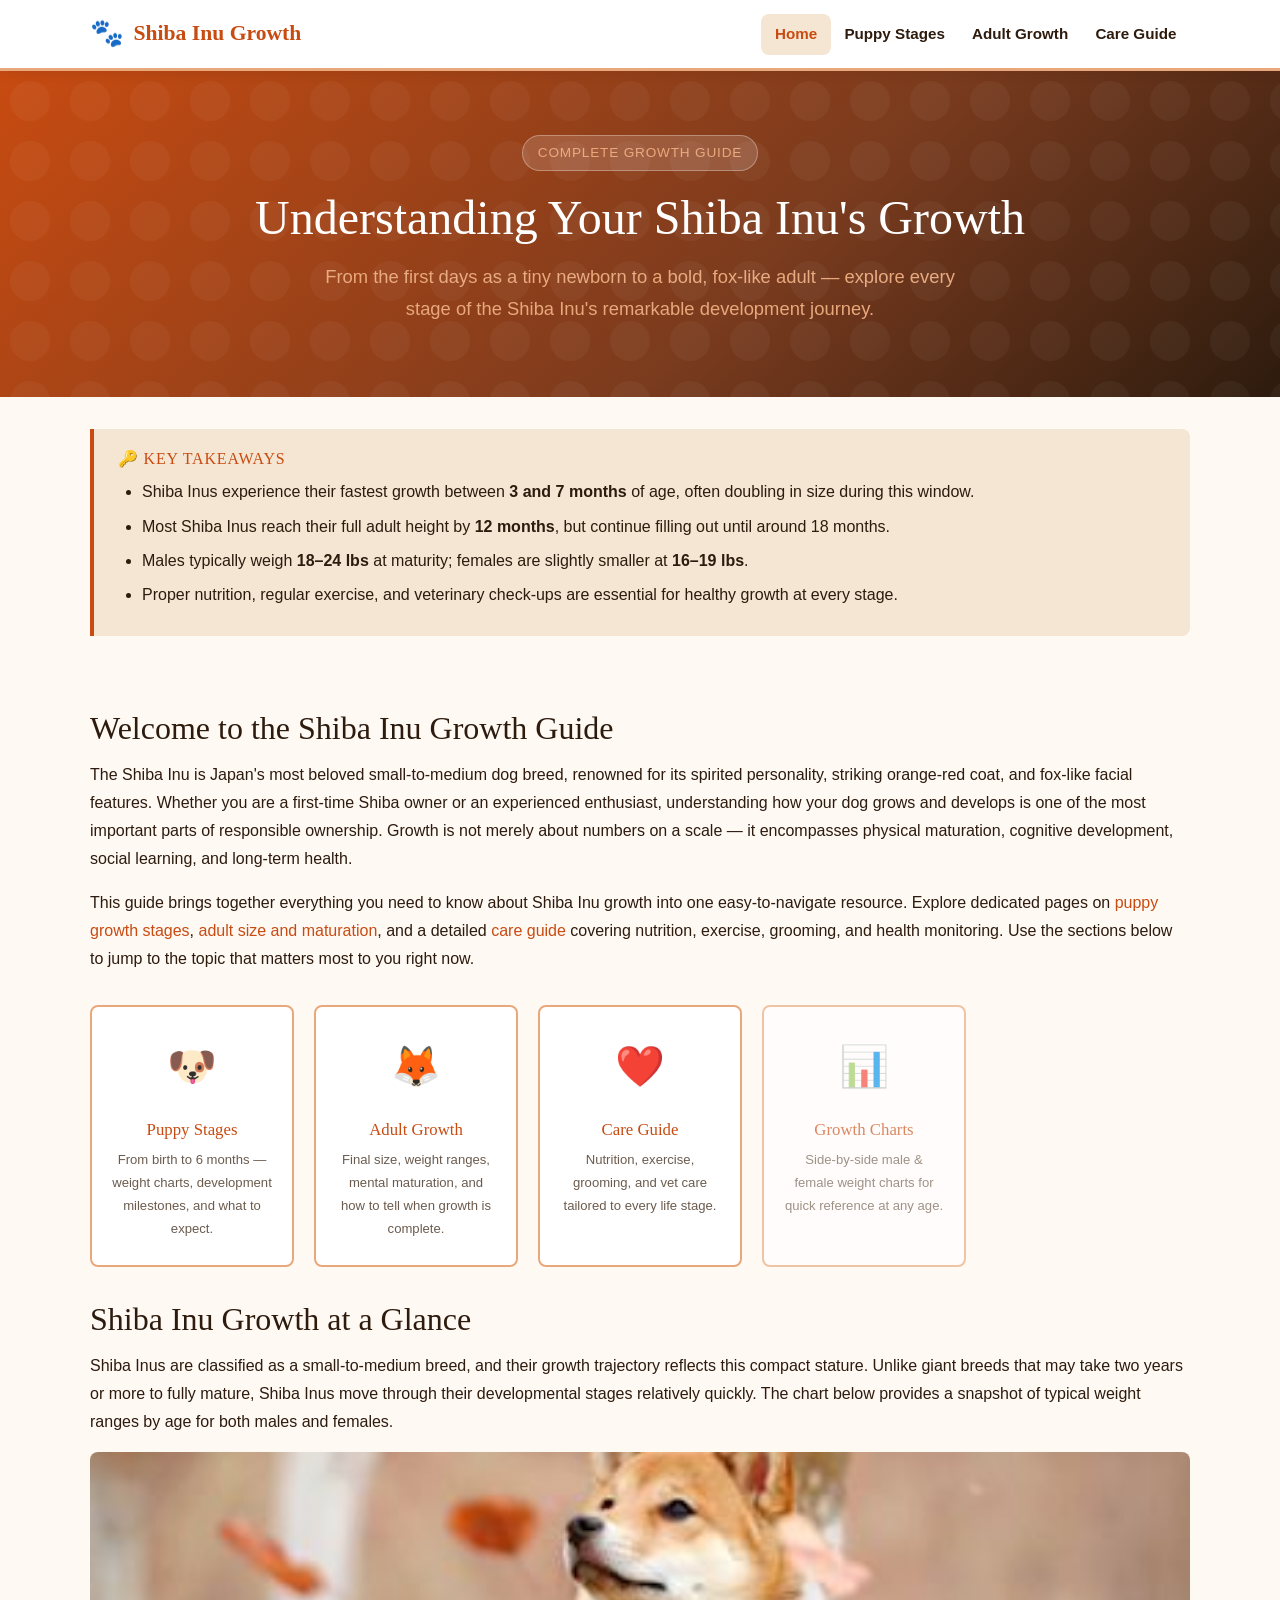
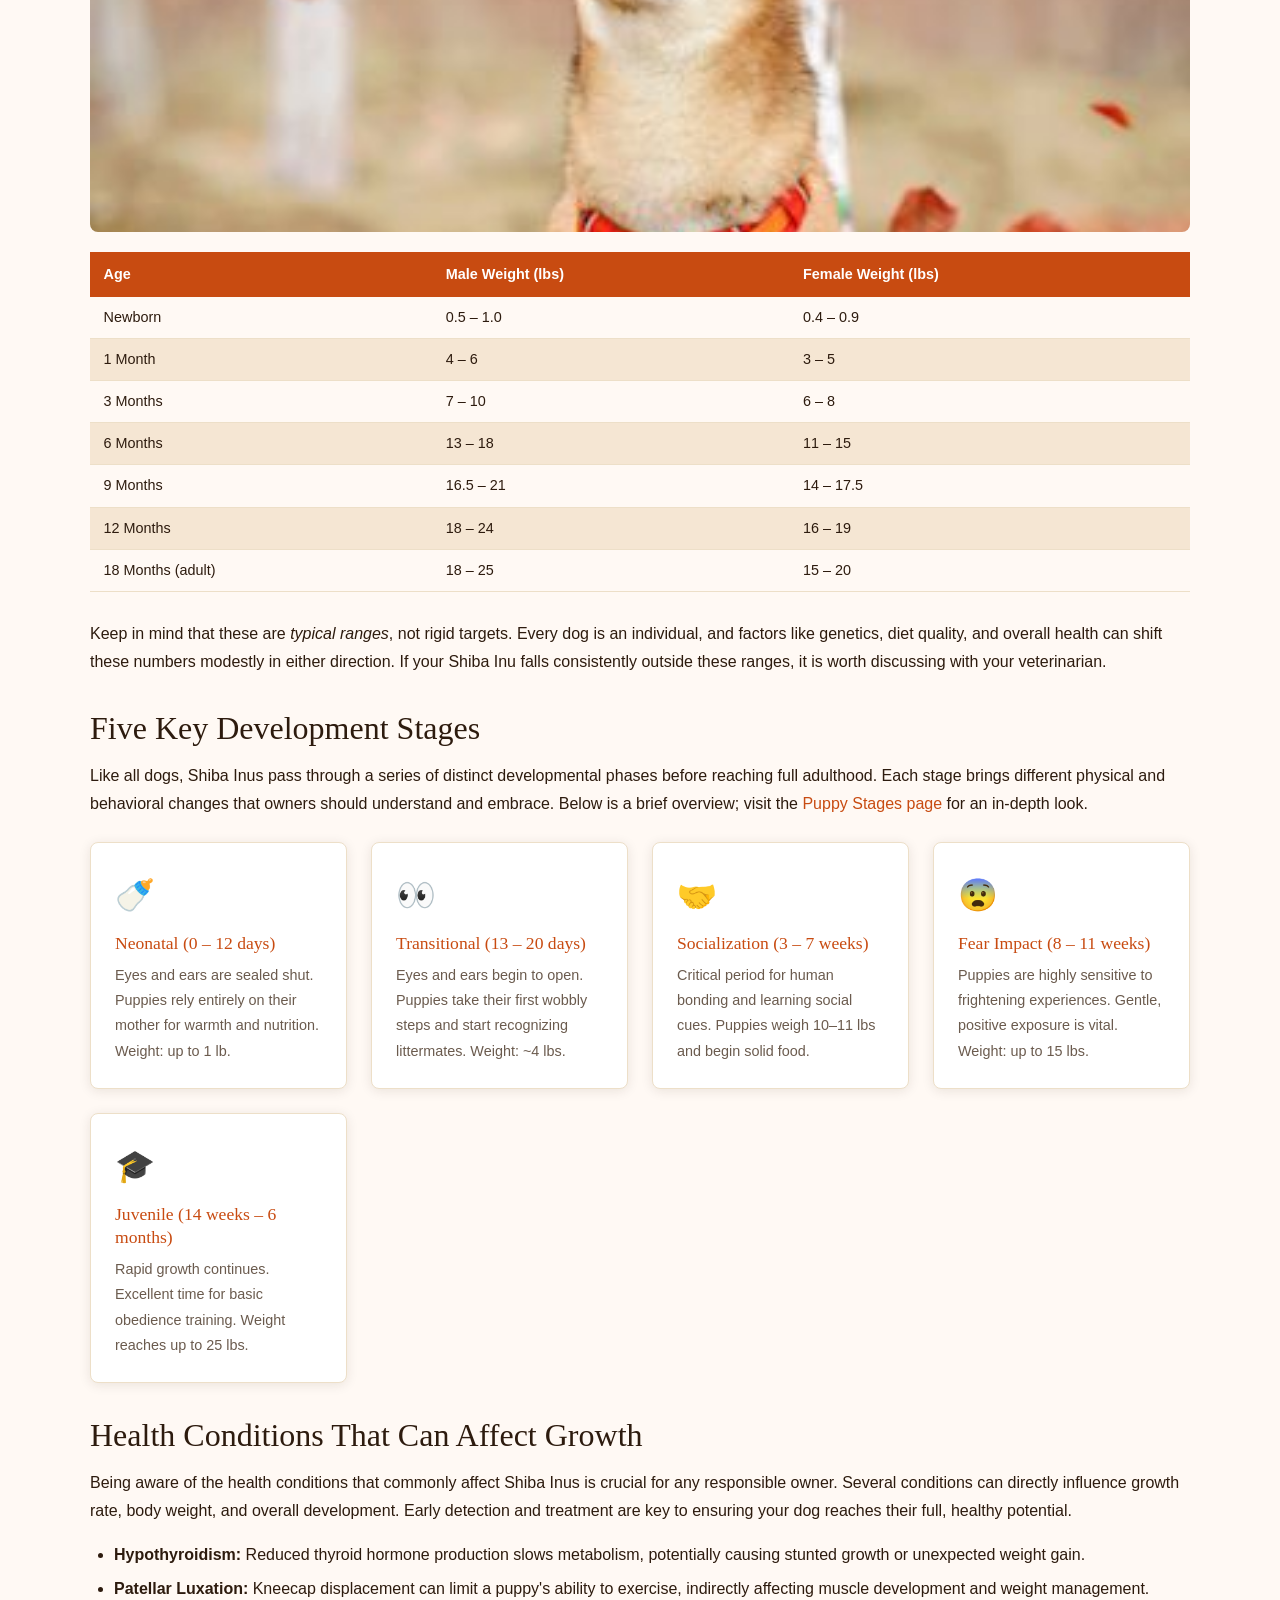
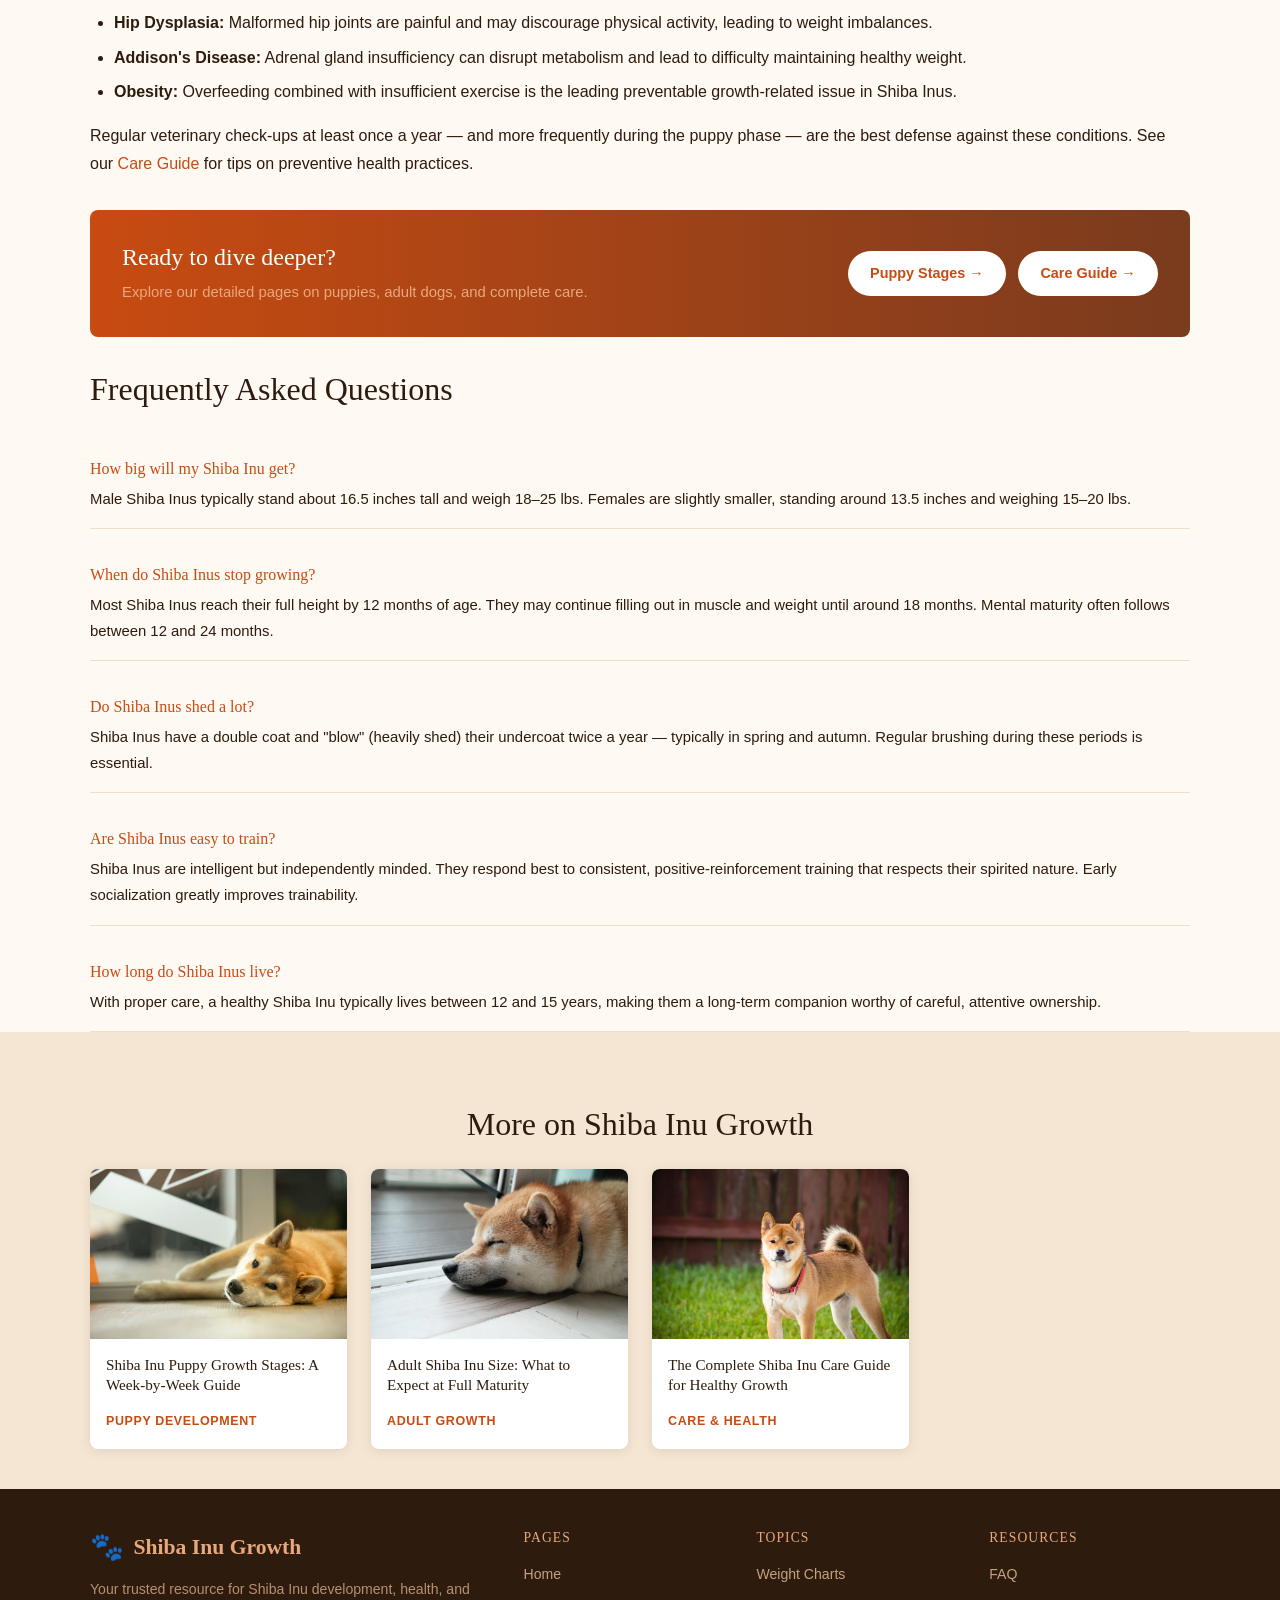
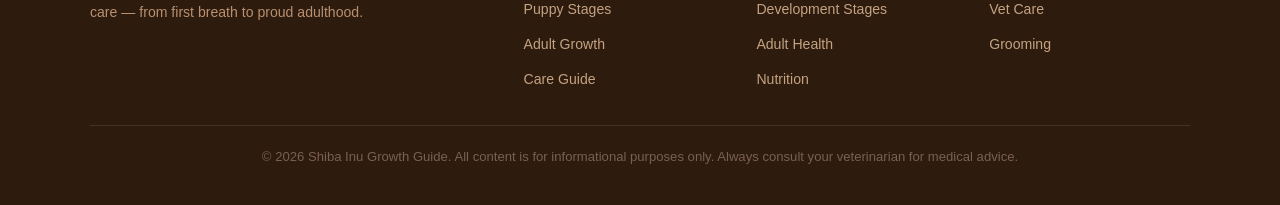
<file: index.html>
<!DOCTYPE html>
<html lang="en">
<head>
  <meta charset="UTF-8">
  <meta http-equiv="x-ua-compatible" content="ie=edge">
  <meta name="viewport" content="width=device-width, initial-scale=1, shrink-to-fit=no">
  <title>Shiba Inu Growth Guide — Everything You Need to Know</title>
  <meta name="description" content="Your complete resource on Shiba Inu growth: puppy stages, weight charts, adult milestones, care tips, and health guidance from birth to full size.">
  <meta name="keywords" content="Shiba Inu growth, Shiba Inu weight chart, Shiba Inu puppy stages, Shiba Inu care, Shiba Inu adult size">
  <meta property="og:title" content="Shiba Inu Growth Guide">
  <meta property="og:description" content="Track every stage of your Shiba Inu's development with our comprehensive growth guide.">
  <meta property="og:type" content="website">
  <link rel="stylesheet" href="bootstrap.min.css">
  <link rel="stylesheet" href="styles.css">
</head>
<body>

  <!-- ===== HEADER ===== -->
  <header class="site-header">
    <div class="container">
      <div class="header-inner">
        <a href="index.html" class="site-logo">
          <span class="logo-paw">🐾</span> Shiba Inu Growth
        </a>
        <button class="nav-toggle" aria-label="Toggle navigation" onclick="this.closest('.header-inner').querySelector('.site-nav').classList.toggle('open')">
          <span></span><span></span><span></span>
        </button>
        <nav class="site-nav" aria-label="Main navigation">
          <a href="index.html" class="active">Home</a>
          <a href="puppy.html">Puppy Stages</a>
          <a href="adult.html">Adult Growth</a>
          <a href="care.html">Care Guide</a>
        </nav>
      </div>
    </div>
  </header>

  <!-- ===== HERO ===== -->
  <section class="hero">
    <div class="container">
      <span class="hero-badge">Complete Growth Guide</span>
      <h1>Understanding Your Shiba Inu's Growth</h1>
      <p class="hero-sub">
        From the first days as a tiny newborn to a bold, fox-like adult — explore every stage of the Shiba Inu's remarkable development journey.
      </p>
    </div>
  </section>

  <!-- ===== MAIN CONTENT ===== -->
  <main>
    <div class="container">

      <!-- Key Takeaways -->
      <div class="key-takeaways" style="margin-top:2rem;">
        <h4>🔑 Key Takeaways</h4>
        <ul>
          <li>Shiba Inus experience their fastest growth between <strong>3 and 7 months</strong> of age, often doubling in size during this window.</li>
          <li>Most Shiba Inus reach their full adult height by <strong>12 months</strong>, but continue filling out until around 18 months.</li>
          <li>Males typically weigh <strong>18–24 lbs</strong> at maturity; females are slightly smaller at <strong>16–19 lbs</strong>.</li>
          <li>Proper nutrition, regular exercise, and veterinary check-ups are essential for healthy growth at every stage.</li>
        </ul>
      </div>

      <!-- Intro paragraph -->
      <section style="padding-top:.5rem;">
        <h2>Welcome to the Shiba Inu Growth Guide</h2>
        <p>
          The Shiba Inu is Japan's most beloved small-to-medium dog breed, renowned for its spirited personality, striking orange-red coat, and fox-like facial features. Whether you are a first-time Shiba owner or an experienced enthusiast, understanding how your dog grows and develops is one of the most important parts of responsible ownership. Growth is not merely about numbers on a scale — it encompasses physical maturation, cognitive development, social learning, and long-term health.
        </p>
        <p>
          This guide brings together everything you need to know about Shiba Inu growth into one easy-to-navigate resource. Explore dedicated pages on <a href="puppy.html">puppy growth stages</a>, <a href="adult.html">adult size and maturation</a>, and a detailed <a href="care.html">care guide</a> covering nutrition, exercise, grooming, and health monitoring. Use the sections below to jump to the topic that matters most to you right now.
        </p>

        <!-- Page Navigation Cards -->
        <div class="page-nav-grid">
          <a href="puppy.html" class="page-nav-card">
            <span class="card-icon">🐶</span>
            <h3>Puppy Stages</h3>
            <p>From birth to 6 months — weight charts, development milestones, and what to expect.</p>
          </a>
          <a href="adult.html" class="page-nav-card">
            <span class="card-icon">🦊</span>
            <h3>Adult Growth</h3>
            <p>Final size, weight ranges, mental maturation, and how to tell when growth is complete.</p>
          </a>
          <a href="care.html" class="page-nav-card">
            <span class="card-icon">❤️</span>
            <h3>Care Guide</h3>
            <p>Nutrition, exercise, grooming, and vet care tailored to every life stage.</p>
          </a>
          <a href="index.html" class="page-nav-card" style="pointer-events:none; opacity:.65;">
            <span class="card-icon">📊</span>
            <h3>Growth Charts</h3>
            <p>Side-by-side male &amp; female weight charts for quick reference at any age.</p>
          </a>
        </div>
      </section>

      <!-- Growth Overview Section -->
      <section>
        <h2>Shiba Inu Growth at a Glance</h2>
        <p>
          Shiba Inus are classified as a small-to-medium breed, and their growth trajectory reflects this compact stature. Unlike giant breeds that may take two years or more to fully mature, Shiba Inus move through their developmental stages relatively quickly. The chart below provides a snapshot of typical weight ranges by age for both males and females.
        </p>

        <figure>
          <img src="jaycee-xie-aH9Uskj8XTU-unsplash-1.jpg" alt="Young Shiba Inu puppy exploring outdoors" style="border-radius:8px; width:100%; max-height:380px; object-fit:cover;">
        </figure>

        <table class="growth-table">
          <thead>
            <tr>
              <th>Age</th>
              <th>Male Weight (lbs)</th>
              <th>Female Weight (lbs)</th>
            </tr>
          </thead>
          <tbody>
            <tr><td>Newborn</td><td>0.5 – 1.0</td><td>0.4 – 0.9</td></tr>
            <tr><td>1 Month</td><td>4 – 6</td><td>3 – 5</td></tr>
            <tr><td>3 Months</td><td>7 – 10</td><td>6 – 8</td></tr>
            <tr><td>6 Months</td><td>13 – 18</td><td>11 – 15</td></tr>
            <tr><td>9 Months</td><td>16.5 – 21</td><td>14 – 17.5</td></tr>
            <tr><td>12 Months</td><td>18 – 24</td><td>16 – 19</td></tr>
            <tr><td>18 Months (adult)</td><td>18 – 25</td><td>15 – 20</td></tr>
          </tbody>
        </table>

        <p>
          Keep in mind that these are <em>typical ranges</em>, not rigid targets. Every dog is an individual, and factors like genetics, diet quality, and overall health can shift these numbers modestly in either direction. If your Shiba Inu falls consistently outside these ranges, it is worth discussing with your veterinarian.
        </p>
      </section>

      <!-- Growth Stages Summary -->
      <section>
        <h2>Five Key Development Stages</h2>
        <p>
          Like all dogs, Shiba Inus pass through a series of distinct developmental phases before reaching full adulthood. Each stage brings different physical and behavioral changes that owners should understand and embrace. Below is a brief overview; visit the <a href="puppy.html">Puppy Stages page</a> for an in-depth look.
        </p>

        <div class="card-grid">
          <div class="card">
            <div class="card-icon">🍼</div>
            <h3>Neonatal (0 – 12 days)</h3>
            <p>Eyes and ears are sealed shut. Puppies rely entirely on their mother for warmth and nutrition. Weight: up to 1 lb.</p>
          </div>
          <div class="card">
            <div class="card-icon">👀</div>
            <h3>Transitional (13 – 20 days)</h3>
            <p>Eyes and ears begin to open. Puppies take their first wobbly steps and start recognizing littermates. Weight: ~4 lbs.</p>
          </div>
          <div class="card">
            <div class="card-icon">🤝</div>
            <h3>Socialization (3 – 7 weeks)</h3>
            <p>Critical period for human bonding and learning social cues. Puppies weigh 10–11 lbs and begin solid food.</p>
          </div>
          <div class="card">
            <div class="card-icon">😨</div>
            <h3>Fear Impact (8 – 11 weeks)</h3>
            <p>Puppies are highly sensitive to frightening experiences. Gentle, positive exposure is vital. Weight: up to 15 lbs.</p>
          </div>
          <div class="card">
            <div class="card-icon">🎓</div>
            <h3>Juvenile (14 weeks – 6 months)</h3>
            <p>Rapid growth continues. Excellent time for basic obedience training. Weight reaches up to 25 lbs.</p>
          </div>
        </div>
      </section>

      <!-- Health Spotlight -->
      <section>
        <h2>Health Conditions That Can Affect Growth</h2>
        <p>
          Being aware of the health conditions that commonly affect Shiba Inus is crucial for any responsible owner. Several conditions can directly influence growth rate, body weight, and overall development. Early detection and treatment are key to ensuring your dog reaches their full, healthy potential.
        </p>
        <ul>
          <li><strong>Hypothyroidism:</strong> Reduced thyroid hormone production slows metabolism, potentially causing stunted growth or unexpected weight gain.</li>
          <li><strong>Patellar Luxation:</strong> Kneecap displacement can limit a puppy's ability to exercise, indirectly affecting muscle development and weight management.</li>
          <li><strong>Hip Dysplasia:</strong> Malformed hip joints are painful and may discourage physical activity, leading to weight imbalances.</li>
          <li><strong>Addison's Disease:</strong> Adrenal gland insufficiency can disrupt metabolism and lead to difficulty maintaining healthy weight.</li>
          <li><strong>Obesity:</strong> Overfeeding combined with insufficient exercise is the leading preventable growth-related issue in Shiba Inus.</li>
        </ul>
        <p>
          Regular veterinary check-ups at least once a year — and more frequently during the puppy phase — are the best defense against these conditions. See our <a href="care.html">Care Guide</a> for tips on preventive health practices.
        </p>
      </section>

      <!-- CTA Banner -->
      <div class="cta-banner">
        <div>
          <h3>Ready to dive deeper?</h3>
          <p>Explore our detailed pages on puppies, adult dogs, and complete care.</p>
        </div>
        <div style="display:flex; gap:.75rem; flex-wrap:wrap;">
          <a href="puppy.html" class="btn btn-light">Puppy Stages →</a>
          <a href="care.html" class="btn btn-light">Care Guide →</a>
        </div>
      </div>

      <!-- FAQ -->
      <section>
        <h2>Frequently Asked Questions</h2>
        <div class="faq-item">
          <h4>How big will my Shiba Inu get?</h4>
          <p>Male Shiba Inus typically stand about 16.5 inches tall and weigh 18–25 lbs. Females are slightly smaller, standing around 13.5 inches and weighing 15–20 lbs.</p>
        </div>
        <div class="faq-item">
          <h4>When do Shiba Inus stop growing?</h4>
          <p>Most Shiba Inus reach their full height by 12 months of age. They may continue filling out in muscle and weight until around 18 months. Mental maturity often follows between 12 and 24 months.</p>
        </div>
        <div class="faq-item">
          <h4>Do Shiba Inus shed a lot?</h4>
          <p>Shiba Inus have a double coat and "blow" (heavily shed) their undercoat twice a year — typically in spring and autumn. Regular brushing during these periods is essential.</p>
        </div>
        <div class="faq-item">
          <h4>Are Shiba Inus easy to train?</h4>
          <p>Shiba Inus are intelligent but independently minded. They respond best to consistent, positive-reinforcement training that respects their spirited nature. Early socialization greatly improves trainability.</p>
        </div>
        <div class="faq-item">
          <h4>How long do Shiba Inus live?</h4>
          <p>With proper care, a healthy Shiba Inu typically lives between 12 and 15 years, making them a long-term companion worthy of careful, attentive ownership.</p>
        </div>
      </section>

    </div><!-- /container -->

    <!-- Latest articles -->
    <section class="latest-section">
      <div class="container">
        <h2>More on Shiba Inu Growth</h2>
        <div class="articles-row">
          <a href="puppy.html" class="article-card" style="text-decoration:none;">
            <img src="piret-narep-n0K_8oZm1-s-unsplash-1.jpg" alt="Shiba Inu puppy">
            <div class="article-card-body">
              <h4>Shiba Inu Puppy Growth Stages: A Week-by-Week Guide</h4>
              <span class="article-tag">Puppy Development</span>
            </div>
          </a>
          <a href="adult.html" class="article-card" style="text-decoration:none;">
            <img src="minh-pham-LTQMgx8tYqM-unsplash-1.jpg" alt="Adult Shiba Inu">
            <div class="article-card-body">
              <h4>Adult Shiba Inu Size: What to Expect at Full Maturity</h4>
              <span class="article-tag">Adult Growth</span>
            </div>
          </a>
          <a href="care.html" class="article-card" style="text-decoration:none;">
            <img src="jae-lee-c0VTrbsXtFU-unsplash-1.jpg" alt="Shiba Inu care">
            <div class="article-card-body">
              <h4>The Complete Shiba Inu Care Guide for Healthy Growth</h4>
              <span class="article-tag">Care &amp; Health</span>
            </div>
          </a>
        </div>
      </div>
    </section>

  </main>

  <!-- ===== FOOTER ===== -->
  <footer class="site-footer">
    <div class="container">
      <div class="footer-inner">
        <div class="footer-brand">
          <a href="index.html" class="site-logo">
            <span class="logo-paw">🐾</span> Shiba Inu Growth
          </a>
          <p>Your trusted resource for Shiba Inu development, health, and care — from first breath to proud adulthood.</p>
        </div>
        <div class="footer-col">
          <h5>Pages</h5>
          <ul>
            <li><a href="index.html">Home</a></li>
            <li><a href="puppy.html">Puppy Stages</a></li>
            <li><a href="adult.html">Adult Growth</a></li>
            <li><a href="care.html">Care Guide</a></li>
          </ul>
        </div>
        <div class="footer-col">
          <h5>Topics</h5>
          <ul>
            <li><a href="puppy.html#weight-chart">Weight Charts</a></li>
            <li><a href="puppy.html#stages">Development Stages</a></li>
            <li><a href="adult.html#health">Adult Health</a></li>
            <li><a href="care.html#nutrition">Nutrition</a></li>
          </ul>
        </div>
        <div class="footer-col">
          <h5>Resources</h5>
          <ul>
            <li><a href="index.html#faq">FAQ</a></li>
            <li><a href="care.html#vet">Vet Care</a></li>
            <li><a href="adult.html#grooming">Grooming</a></li>
          </ul>
        </div>
      </div>
      <div class="footer-bottom">
        <p>© 2026 Shiba Inu Growth Guide. All content is for informational purposes only. Always consult your veterinarian for medical advice.</p>
      </div>
    </div>
  </footer>

</body>
</html>
</file>
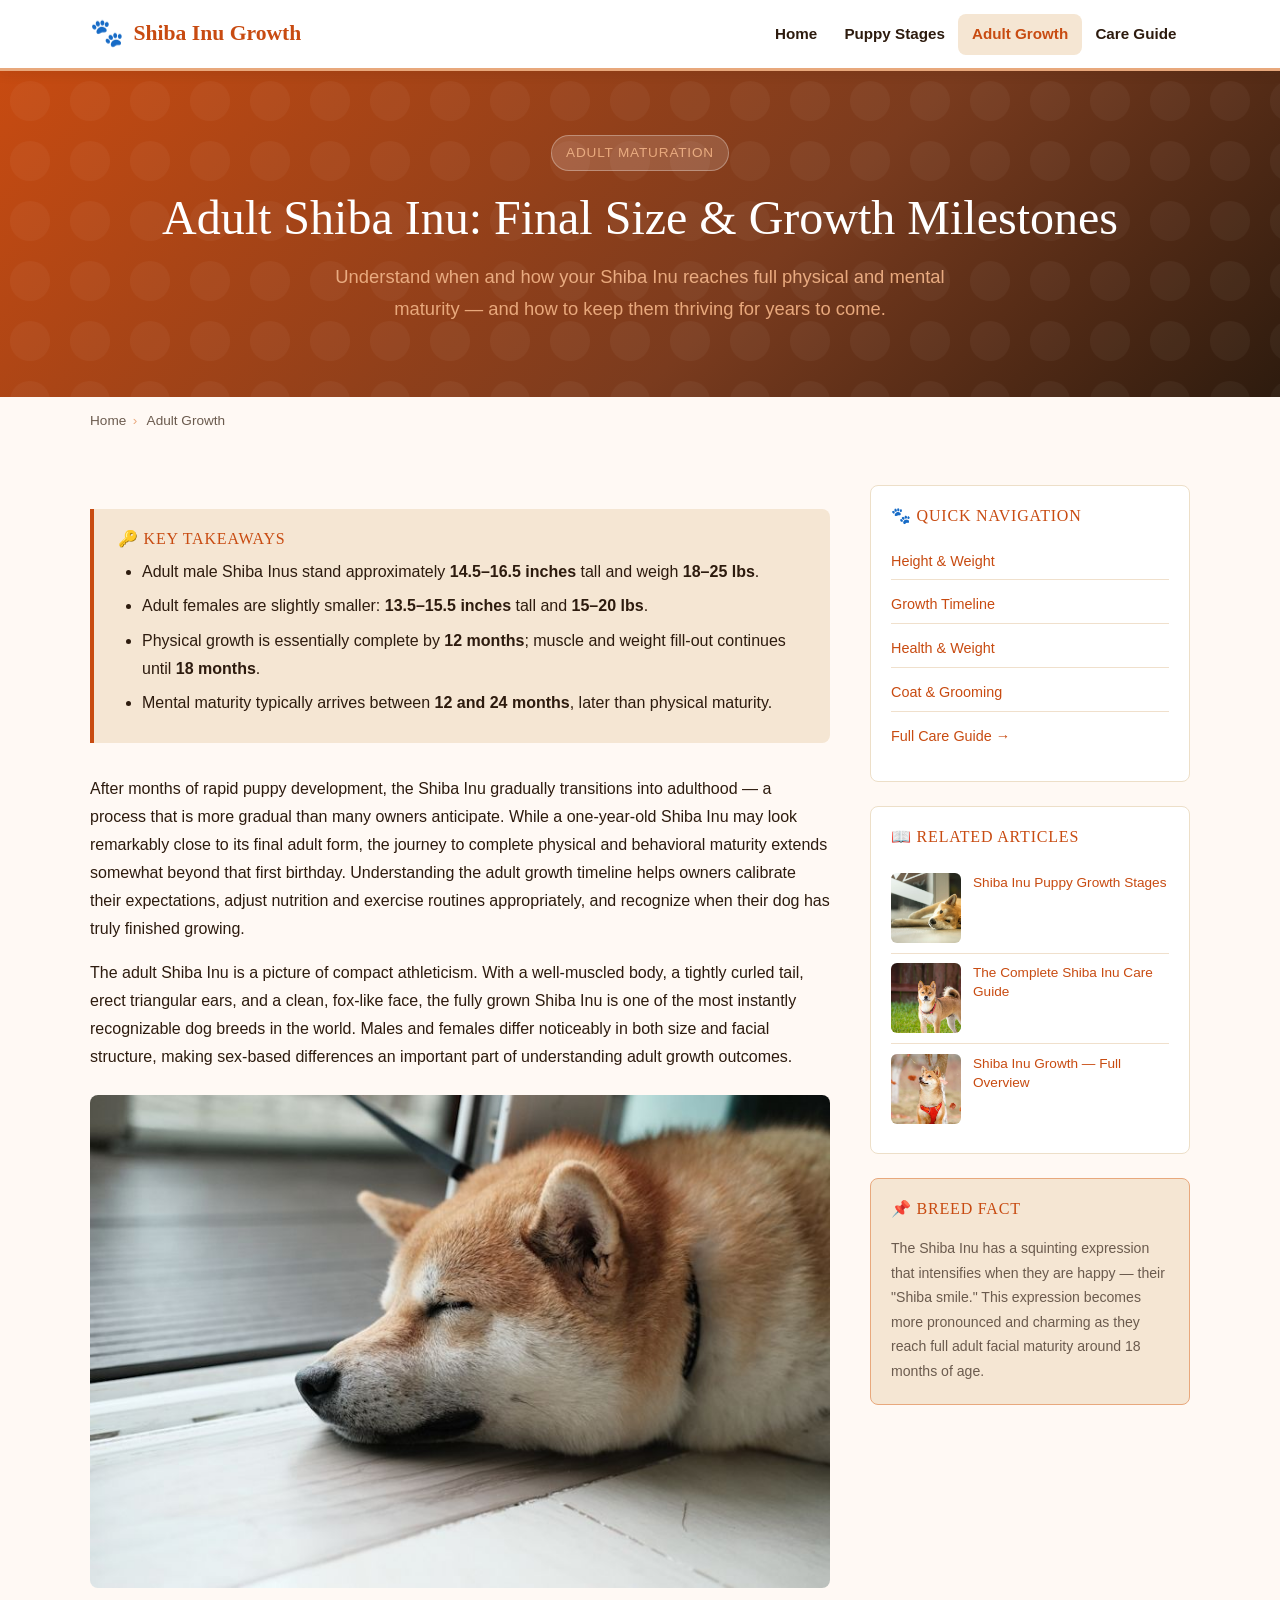
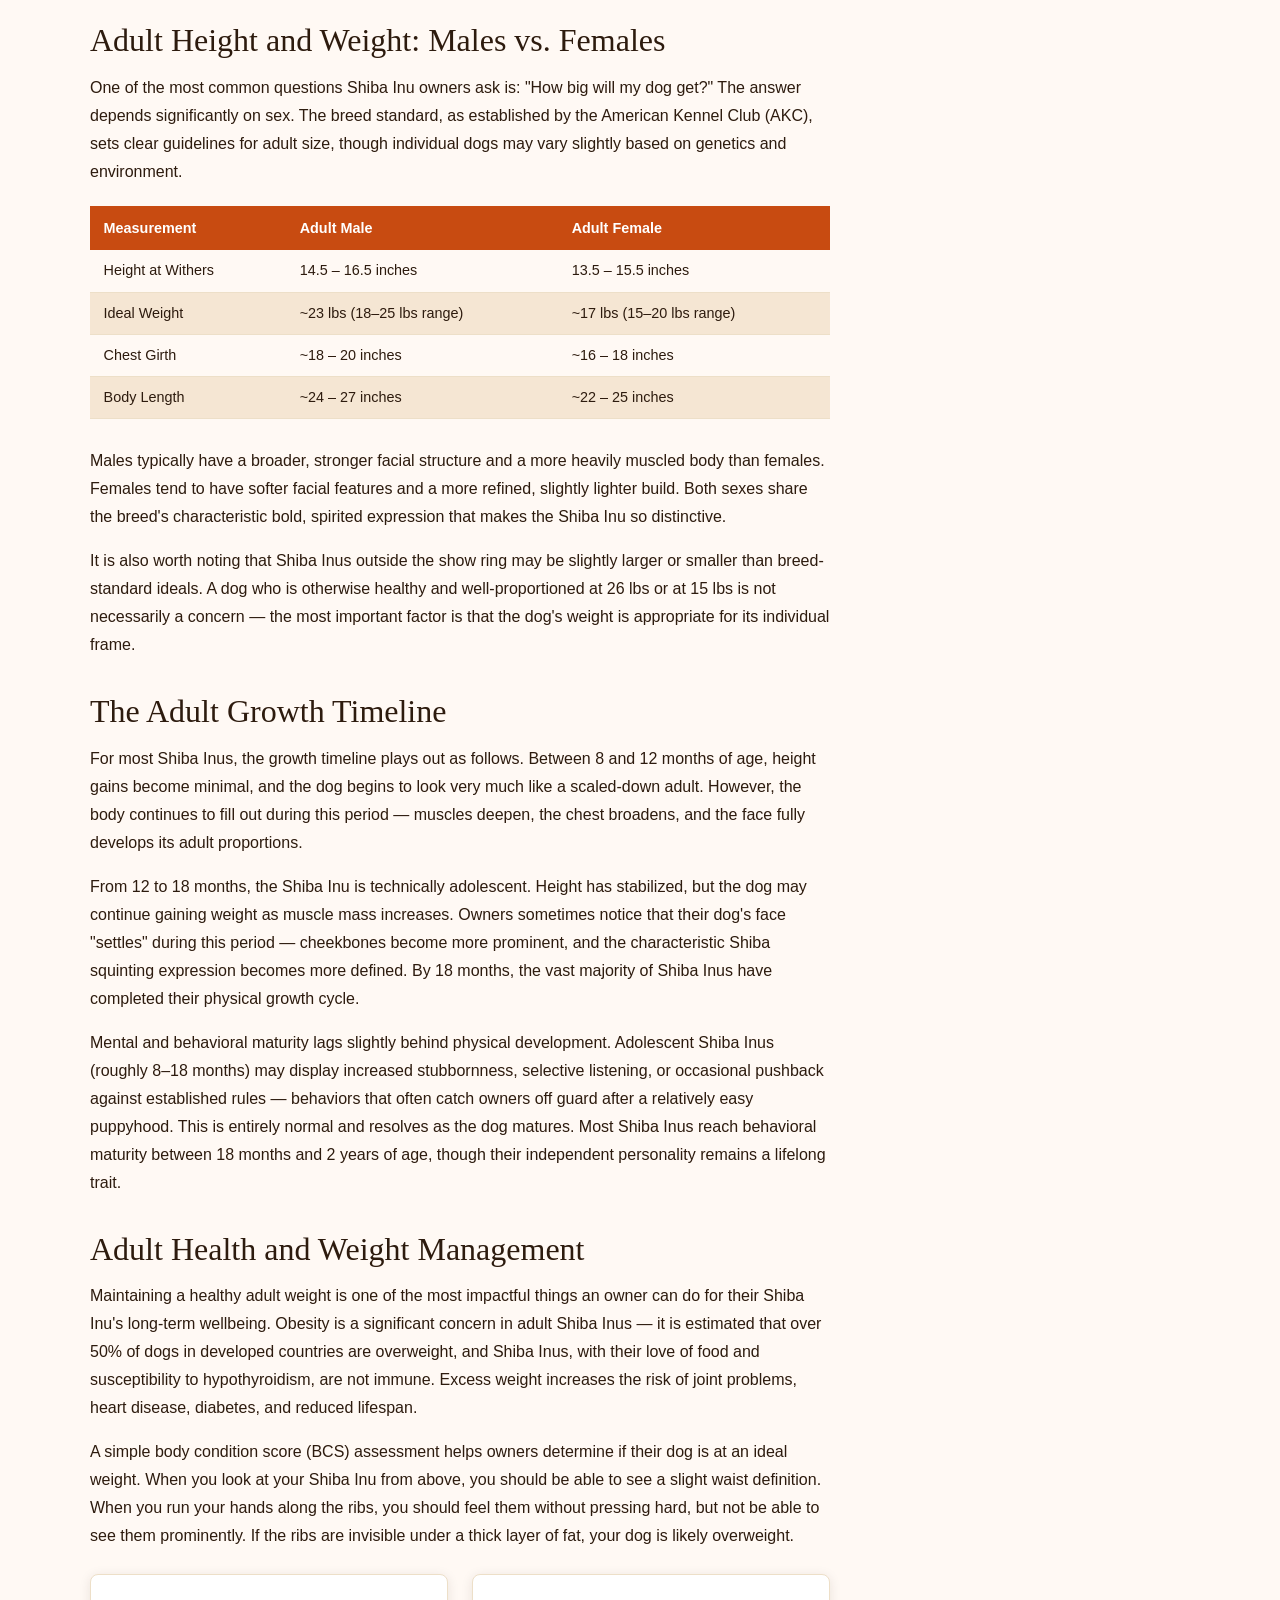
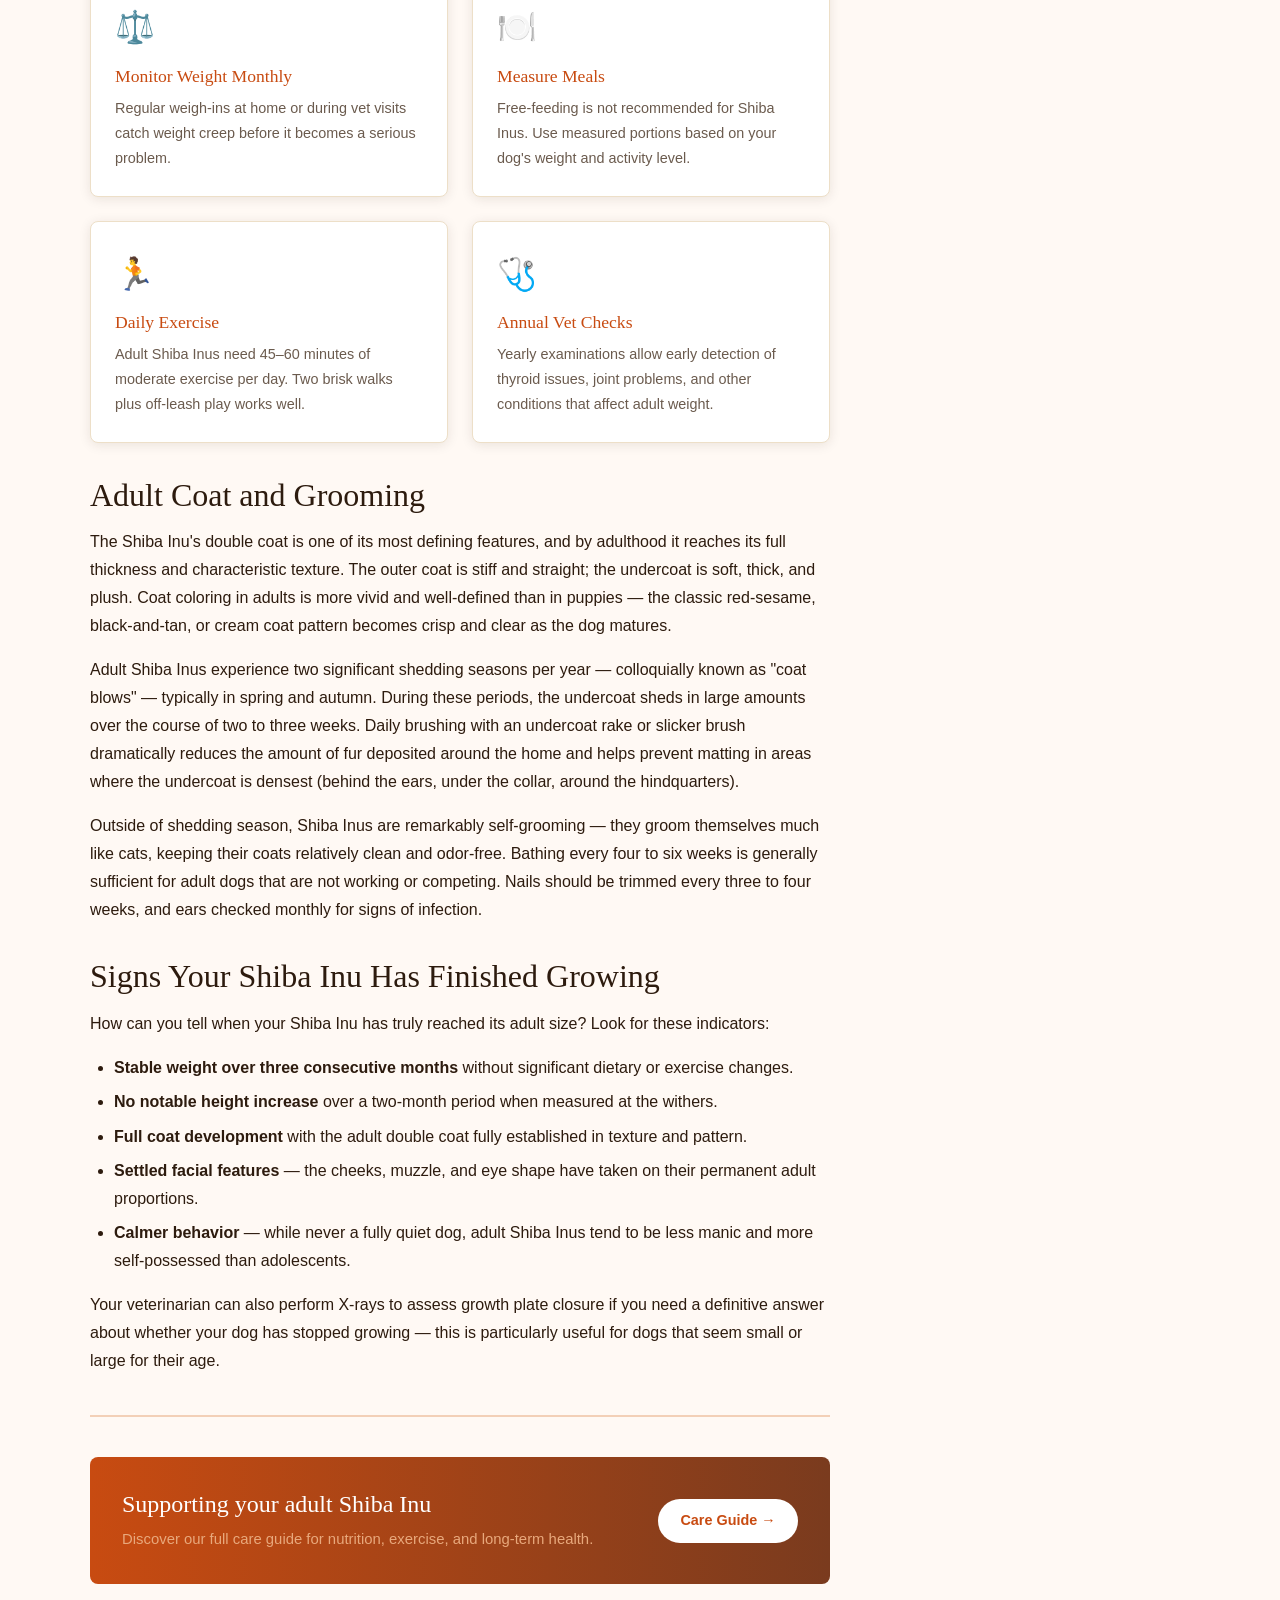
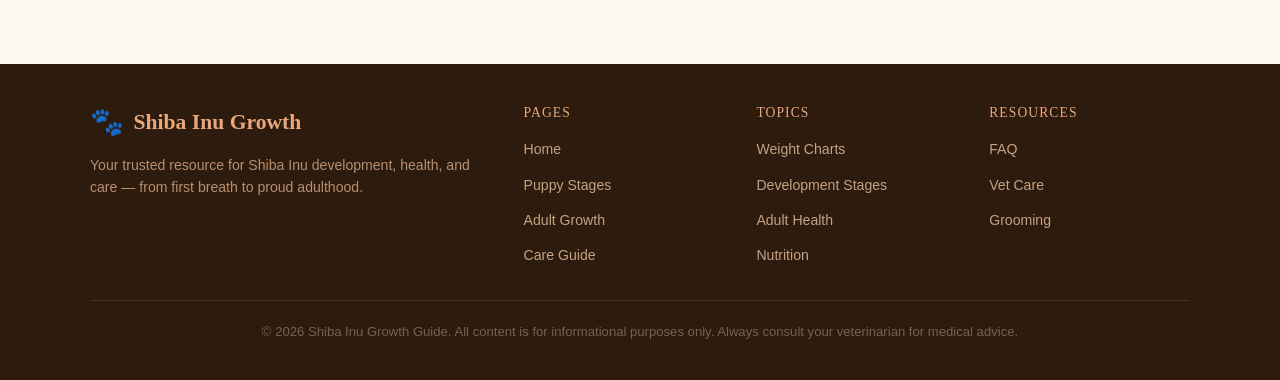
<file: adult.html>
<!DOCTYPE html>
<html lang="en">
<head>
  <meta charset="UTF-8">
  <meta http-equiv="x-ua-compatible" content="ie=edge">
  <meta name="viewport" content="width=device-width, initial-scale=1, shrink-to-fit=no">
  <title>Adult Shiba Inu Growth — Final Size, Weight &amp; Maturity Guide</title>
  <meta name="description" content="Everything you need to know about your Shiba Inu's adult growth: final size, weight ranges by sex, physical maturation timeline, and signs that growth is complete.">
  <meta name="keywords" content="adult Shiba Inu size, Shiba Inu full grown weight, Shiba Inu maturity, Shiba Inu adult height, Shiba Inu growth complete">
  <meta property="og:title" content="Adult Shiba Inu Growth — Final Size &amp; Maturity">
  <meta property="og:description" content="Discover what your full-grown Shiba Inu will look like and how to support healthy adult development.">
  <meta property="og:type" content="article">
  <link rel="stylesheet" href="bootstrap.min.css">
  <link rel="stylesheet" href="styles.css">
</head>
<body>

  <!-- ===== HEADER ===== -->
  <header class="site-header">
    <div class="container">
      <div class="header-inner">
        <a href="index.html" class="site-logo">
          <span class="logo-paw">🐾</span> Shiba Inu Growth
        </a>
        <button class="nav-toggle" aria-label="Toggle navigation" onclick="this.closest('.header-inner').querySelector('.site-nav').classList.toggle('open')">
          <span></span><span></span><span></span>
        </button>
        <nav class="site-nav" aria-label="Main navigation">
          <a href="index.html">Home</a>
          <a href="puppy.html">Puppy Stages</a>
          <a href="adult.html" class="active">Adult Growth</a>
          <a href="care.html">Care Guide</a>
        </nav>
      </div>
    </div>
  </header>

  <!-- ===== HERO ===== -->
  <section class="hero">
    <div class="container">
      <span class="hero-badge">Adult Maturation</span>
      <h1>Adult Shiba Inu: Final Size &amp; Growth Milestones</h1>
      <p class="hero-sub">
        Understand when and how your Shiba Inu reaches full physical and mental maturity — and how to keep them thriving for years to come.
      </p>
    </div>
  </section>

  <!-- ===== BREADCRUMB ===== -->
  <div class="container">
    <nav class="breadcrumb" aria-label="Breadcrumb">
      <a href="index.html">Home</a><span>›</span>
      <a href="adult.html">Adult Growth</a>
    </nav>
  </div>

  <!-- ===== MAIN CONTENT ===== -->
  <main>
    <div class="container">
      <div class="article-layout">

        <!-- ── LEFT: Article Content ── -->
        <article class="article-content">

          <div class="key-takeaways">
            <h4>🔑 Key Takeaways</h4>
            <ul>
              <li>Adult male Shiba Inus stand approximately <strong>14.5–16.5 inches</strong> tall and weigh <strong>18–25 lbs</strong>.</li>
              <li>Adult females are slightly smaller: <strong>13.5–15.5 inches</strong> tall and <strong>15–20 lbs</strong>.</li>
              <li>Physical growth is essentially complete by <strong>12 months</strong>; muscle and weight fill-out continues until <strong>18 months</strong>.</li>
              <li>Mental maturity typically arrives between <strong>12 and 24 months</strong>, later than physical maturity.</li>
            </ul>
          </div>

          <!-- Introduction -->
          <p>
            After months of rapid puppy development, the Shiba Inu gradually transitions into adulthood — a process that is more gradual than many owners anticipate. While a one-year-old Shiba Inu may look remarkably close to its final adult form, the journey to complete physical and behavioral maturity extends somewhat beyond that first birthday. Understanding the adult growth timeline helps owners calibrate their expectations, adjust nutrition and exercise routines appropriately, and recognize when their dog has truly finished growing.
          </p>
          <p>
            The adult Shiba Inu is a picture of compact athleticism. With a well-muscled body, a tightly curled tail, erect triangular ears, and a clean, fox-like face, the fully grown Shiba Inu is one of the most instantly recognizable dog breeds in the world. Males and females differ noticeably in both size and facial structure, making sex-based differences an important part of understanding adult growth outcomes.
          </p>

          <figure>
            <img src="minh-pham-LTQMgx8tYqM-unsplash-1.jpg" alt="Fully grown adult Shiba Inu resting">
          </figure>

          <!-- Section 1 -->
          <h2 id="height-weight">Adult Height and Weight: Males vs. Females</h2>
          <p>
            One of the most common questions Shiba Inu owners ask is: "How big will my dog get?" The answer depends significantly on sex. The breed standard, as established by the American Kennel Club (AKC), sets clear guidelines for adult size, though individual dogs may vary slightly based on genetics and environment.
          </p>

          <table class="growth-table">
            <thead>
              <tr>
                <th>Measurement</th>
                <th>Adult Male</th>
                <th>Adult Female</th>
              </tr>
            </thead>
            <tbody>
              <tr><td>Height at Withers</td><td>14.5 – 16.5 inches</td><td>13.5 – 15.5 inches</td></tr>
              <tr><td>Ideal Weight</td><td>~23 lbs (18–25 lbs range)</td><td>~17 lbs (15–20 lbs range)</td></tr>
              <tr><td>Chest Girth</td><td>~18 – 20 inches</td><td>~16 – 18 inches</td></tr>
              <tr><td>Body Length</td><td>~24 – 27 inches</td><td>~22 – 25 inches</td></tr>
            </tbody>
          </table>

          <p>
            Males typically have a broader, stronger facial structure and a more heavily muscled body than females. Females tend to have softer facial features and a more refined, slightly lighter build. Both sexes share the breed's characteristic bold, spirited expression that makes the Shiba Inu so distinctive.
          </p>
          <p>
            It is also worth noting that Shiba Inus outside the show ring may be slightly larger or smaller than breed-standard ideals. A dog who is otherwise healthy and well-proportioned at 26 lbs or at 15 lbs is not necessarily a concern — the most important factor is that the dog's weight is appropriate for its individual frame.
          </p>

          <!-- Section 2 -->
          <h2 id="growth-timeline">The Adult Growth Timeline</h2>
          <p>
            For most Shiba Inus, the growth timeline plays out as follows. Between 8 and 12 months of age, height gains become minimal, and the dog begins to look very much like a scaled-down adult. However, the body continues to fill out during this period — muscles deepen, the chest broadens, and the face fully develops its adult proportions.
          </p>
          <p>
            From 12 to 18 months, the Shiba Inu is technically adolescent. Height has stabilized, but the dog may continue gaining weight as muscle mass increases. Owners sometimes notice that their dog's face "settles" during this period — cheekbones become more prominent, and the characteristic Shiba squinting expression becomes more defined. By 18 months, the vast majority of Shiba Inus have completed their physical growth cycle.
          </p>
          <p>
            Mental and behavioral maturity lags slightly behind physical development. Adolescent Shiba Inus (roughly 8–18 months) may display increased stubbornness, selective listening, or occasional pushback against established rules — behaviors that often catch owners off guard after a relatively easy puppyhood. This is entirely normal and resolves as the dog matures. Most Shiba Inus reach behavioral maturity between 18 months and 2 years of age, though their independent personality remains a lifelong trait.
          </p>

          <!-- Section 3 -->
          <h2 id="health">Adult Health and Weight Management</h2>
          <p>
            Maintaining a healthy adult weight is one of the most impactful things an owner can do for their Shiba Inu's long-term wellbeing. Obesity is a significant concern in adult Shiba Inus — it is estimated that over 50% of dogs in developed countries are overweight, and Shiba Inus, with their love of food and susceptibility to hypothyroidism, are not immune. Excess weight increases the risk of joint problems, heart disease, diabetes, and reduced lifespan.
          </p>
          <p>
            A simple body condition score (BCS) assessment helps owners determine if their dog is at an ideal weight. When you look at your Shiba Inu from above, you should be able to see a slight waist definition. When you run your hands along the ribs, you should feel them without pressing hard, but not be able to see them prominently. If the ribs are invisible under a thick layer of fat, your dog is likely overweight.
          </p>

          <div class="card-grid">
            <div class="card">
              <div class="card-icon">⚖️</div>
              <h3>Monitor Weight Monthly</h3>
              <p>Regular weigh-ins at home or during vet visits catch weight creep before it becomes a serious problem.</p>
            </div>
            <div class="card">
              <div class="card-icon">🍽️</div>
              <h3>Measure Meals</h3>
              <p>Free-feeding is not recommended for Shiba Inus. Use measured portions based on your dog's weight and activity level.</p>
            </div>
            <div class="card">
              <div class="card-icon">🏃</div>
              <h3>Daily Exercise</h3>
              <p>Adult Shiba Inus need 45–60 minutes of moderate exercise per day. Two brisk walks plus off-leash play works well.</p>
            </div>
            <div class="card">
              <div class="card-icon">🩺</div>
              <h3>Annual Vet Checks</h3>
              <p>Yearly examinations allow early detection of thyroid issues, joint problems, and other conditions that affect adult weight.</p>
            </div>
          </div>

          <!-- Section 4 -->
          <h2 id="grooming">Adult Coat and Grooming</h2>
          <p>
            The Shiba Inu's double coat is one of its most defining features, and by adulthood it reaches its full thickness and characteristic texture. The outer coat is stiff and straight; the undercoat is soft, thick, and plush. Coat coloring in adults is more vivid and well-defined than in puppies — the classic red-sesame, black-and-tan, or cream coat pattern becomes crisp and clear as the dog matures.
          </p>
          <p>
            Adult Shiba Inus experience two significant shedding seasons per year — colloquially known as "coat blows" — typically in spring and autumn. During these periods, the undercoat sheds in large amounts over the course of two to three weeks. Daily brushing with an undercoat rake or slicker brush dramatically reduces the amount of fur deposited around the home and helps prevent matting in areas where the undercoat is densest (behind the ears, under the collar, around the hindquarters).
          </p>
          <p>
            Outside of shedding season, Shiba Inus are remarkably self-grooming — they groom themselves much like cats, keeping their coats relatively clean and odor-free. Bathing every four to six weeks is generally sufficient for adult dogs that are not working or competing. Nails should be trimmed every three to four weeks, and ears checked monthly for signs of infection.
          </p>

          <!-- Section 5 -->
          <h2>Signs Your Shiba Inu Has Finished Growing</h2>
          <p>
            How can you tell when your Shiba Inu has truly reached its adult size? Look for these indicators:
          </p>
          <ul>
            <li><strong>Stable weight over three consecutive months</strong> without significant dietary or exercise changes.</li>
            <li><strong>No notable height increase</strong> over a two-month period when measured at the withers.</li>
            <li><strong>Full coat development</strong> with the adult double coat fully established in texture and pattern.</li>
            <li><strong>Settled facial features</strong> — the cheeks, muzzle, and eye shape have taken on their permanent adult proportions.</li>
            <li><strong>Calmer behavior</strong> — while never a fully quiet dog, adult Shiba Inus tend to be less manic and more self-possessed than adolescents.</li>
          </ul>
          <p>
            Your veterinarian can also perform X-rays to assess growth plate closure if you need a definitive answer about whether your dog has stopped growing — this is particularly useful for dogs that seem small or large for their age.
          </p>

          <hr class="section-divider">

          <div class="cta-banner">
            <div>
              <h3>Supporting your adult Shiba Inu</h3>
              <p>Discover our full care guide for nutrition, exercise, and long-term health.</p>
            </div>
            <a href="care.html" class="btn btn-light">Care Guide →</a>
          </div>

        </article>

        <!-- ── RIGHT: Sidebar ── -->
        <aside>
          <div class="sidebar-section">
            <h5>🐾 Quick Navigation</h5>
            <ul style="list-style:none; padding:0; margin:0; font-size:.9rem;">
              <li style="padding:.35rem 0; border-bottom:1px solid #f0e0cc;"><a href="#height-weight">Height &amp; Weight</a></li>
              <li style="padding:.35rem 0; border-bottom:1px solid #f0e0cc;"><a href="#growth-timeline">Growth Timeline</a></li>
              <li style="padding:.35rem 0; border-bottom:1px solid #f0e0cc;"><a href="#health">Health &amp; Weight</a></li>
              <li style="padding:.35rem 0; border-bottom:1px solid #f0e0cc;"><a href="#grooming">Coat &amp; Grooming</a></li>
              <li style="padding:.35rem 0;"><a href="care.html">Full Care Guide →</a></li>
            </ul>
          </div>

          <div class="sidebar-section">
            <h5>📖 Related Articles</h5>
            <div class="sidebar-article">
              <img src="piret-narep-n0K_8oZm1-s-unsplash-1.jpg" alt="Shiba Inu puppy">
              <p><a href="puppy.html">Shiba Inu Puppy Growth Stages</a></p>
            </div>
            <div class="sidebar-article">
              <img src="jae-lee-c0VTrbsXtFU-unsplash-1.jpg" alt="Shiba Inu care">
              <p><a href="care.html">The Complete Shiba Inu Care Guide</a></p>
            </div>
            <div class="sidebar-article">
              <img src="jaycee-xie-aH9Uskj8XTU-unsplash-1.jpg" alt="Shiba Inu overview">
              <p><a href="index.html">Shiba Inu Growth — Full Overview</a></p>
            </div>
          </div>

          <div class="sidebar-section" style="background: var(--color-secondary); border-color: var(--color-accent);">
            <h5>📌 Breed Fact</h5>
            <p style="font-size:.88rem; color: var(--color-muted); margin:0;">
              The Shiba Inu has a squinting expression that intensifies when they are happy — their "Shiba smile." This expression becomes more pronounced and charming as they reach full adult facial maturity around 18 months of age.
            </p>
          </div>
        </aside>

      </div><!-- /article-layout -->
    </div><!-- /container -->
  </main>

  <!-- ===== FOOTER ===== -->
  <footer class="site-footer">
    <div class="container">
      <div class="footer-inner">
        <div class="footer-brand">
          <a href="index.html" class="site-logo">
            <span class="logo-paw">🐾</span> Shiba Inu Growth
          </a>
          <p>Your trusted resource for Shiba Inu development, health, and care — from first breath to proud adulthood.</p>
        </div>
        <div class="footer-col">
          <h5>Pages</h5>
          <ul>
            <li><a href="index.html">Home</a></li>
            <li><a href="puppy.html">Puppy Stages</a></li>
            <li><a href="adult.html">Adult Growth</a></li>
            <li><a href="care.html">Care Guide</a></li>
          </ul>
        </div>
        <div class="footer-col">
          <h5>Topics</h5>
          <ul>
            <li><a href="puppy.html#weight-chart">Weight Charts</a></li>
            <li><a href="puppy.html#stages">Development Stages</a></li>
            <li><a href="adult.html#health">Adult Health</a></li>
            <li><a href="care.html#nutrition">Nutrition</a></li>
          </ul>
        </div>
        <div class="footer-col">
          <h5>Resources</h5>
          <ul>
            <li><a href="index.html#faq">FAQ</a></li>
            <li><a href="care.html#vet">Vet Care</a></li>
            <li><a href="adult.html#grooming">Grooming</a></li>
          </ul>
        </div>
      </div>
      <div class="footer-bottom">
        <p>© 2026 Shiba Inu Growth Guide. All content is for informational purposes only. Always consult your veterinarian for medical advice.</p>
      </div>
    </div>
  </footer>

</body>
</html>
</file>
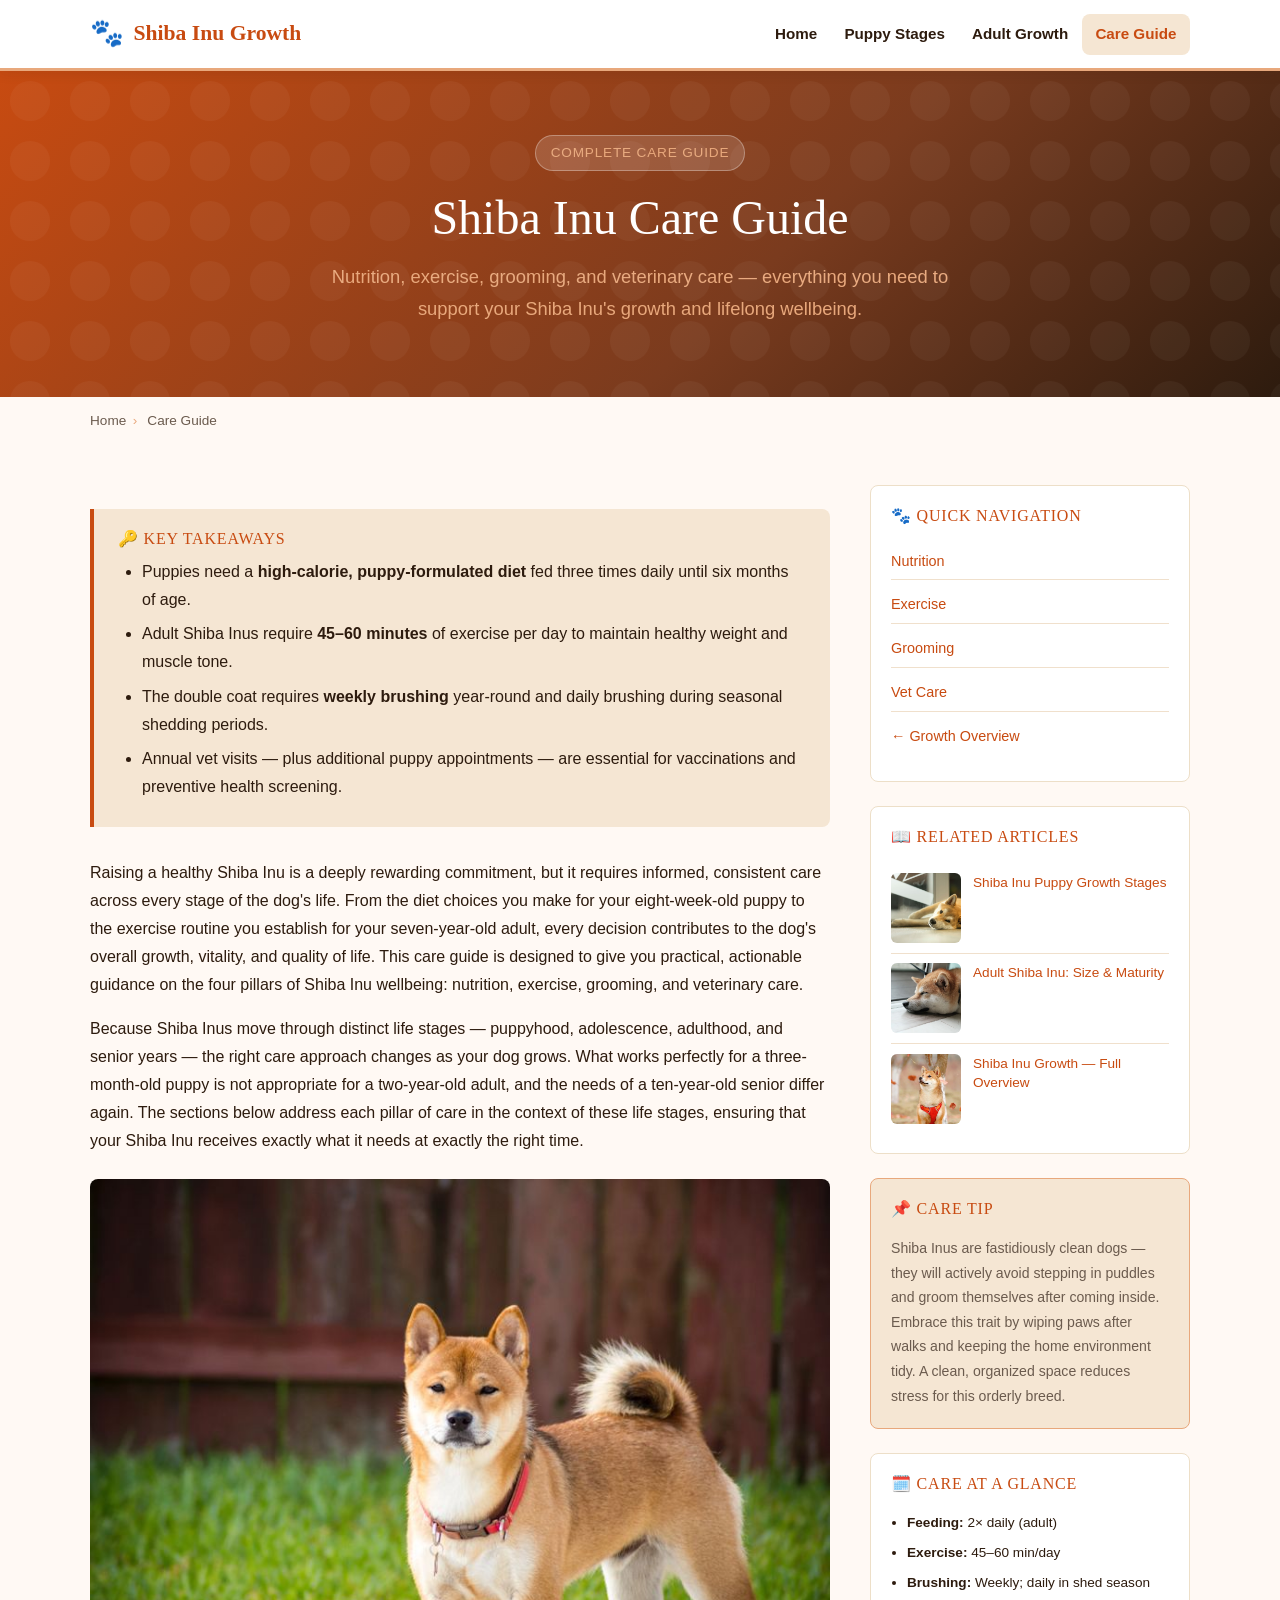
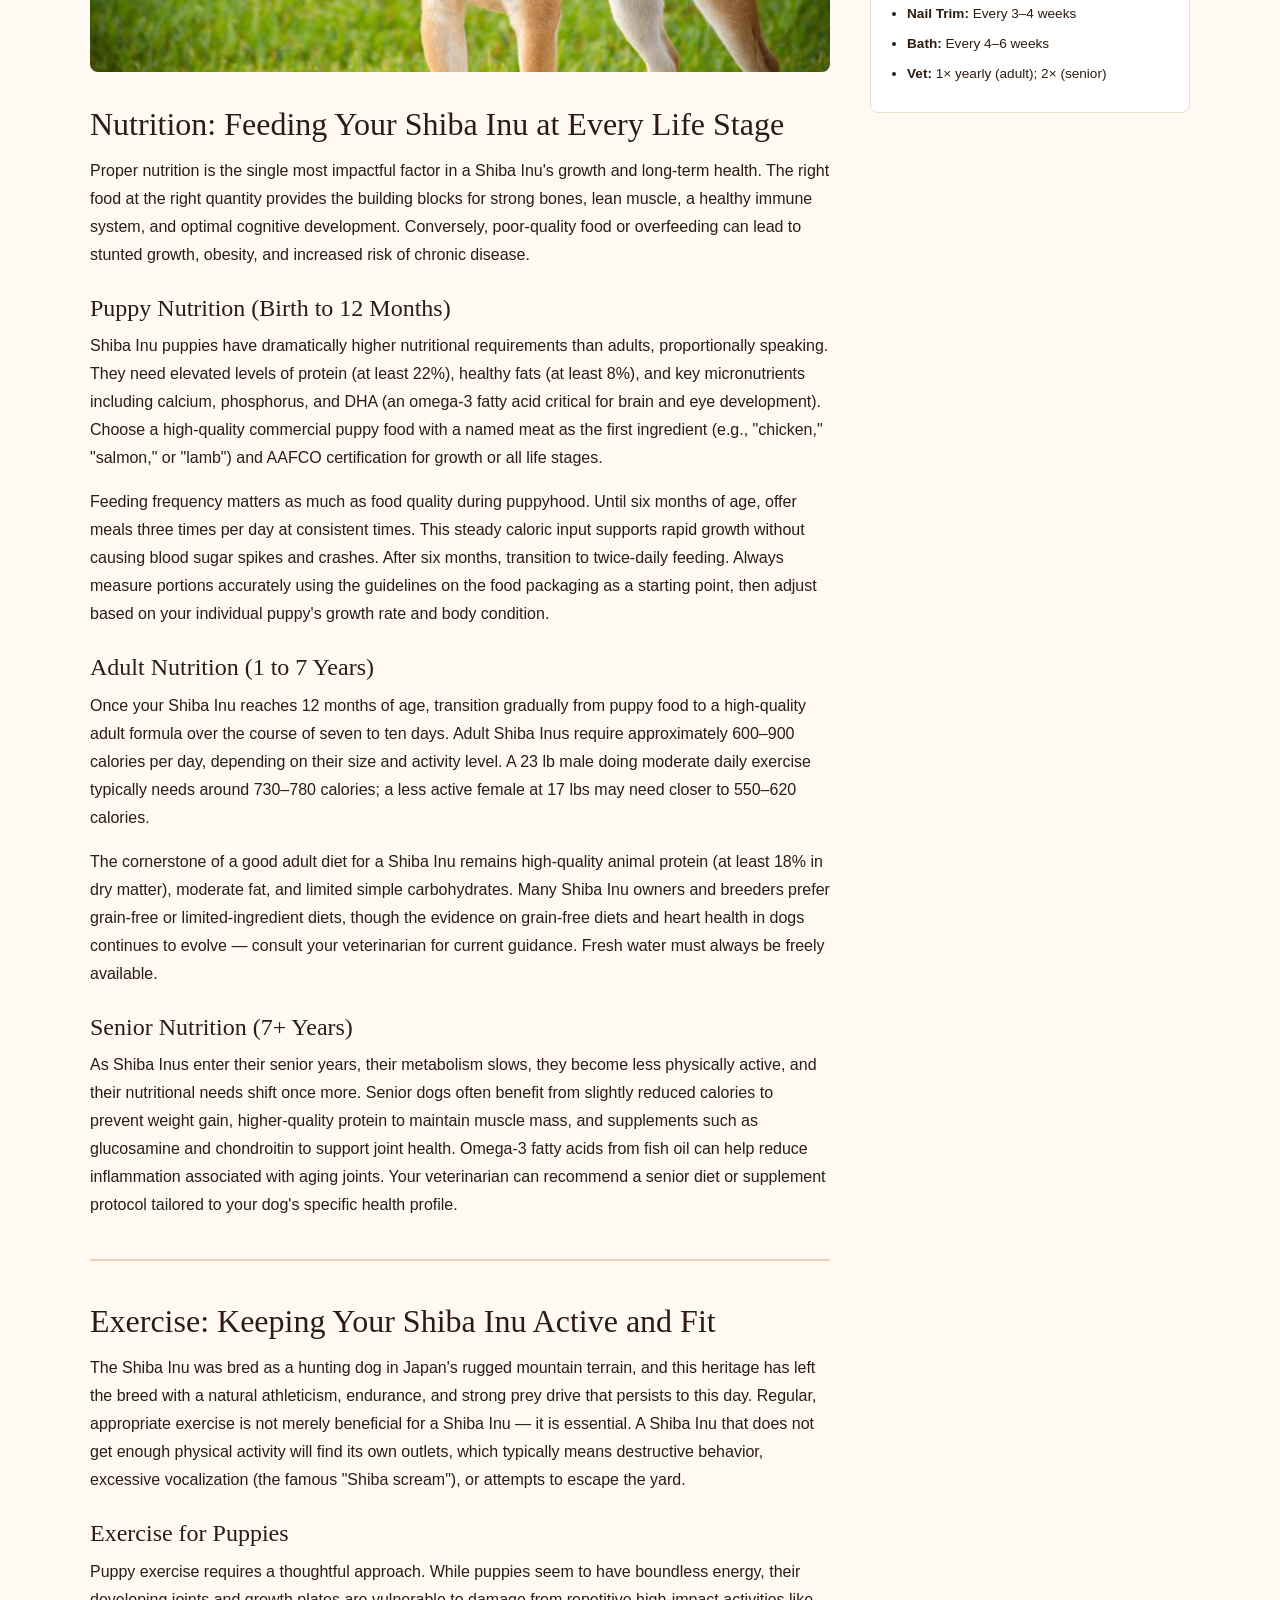
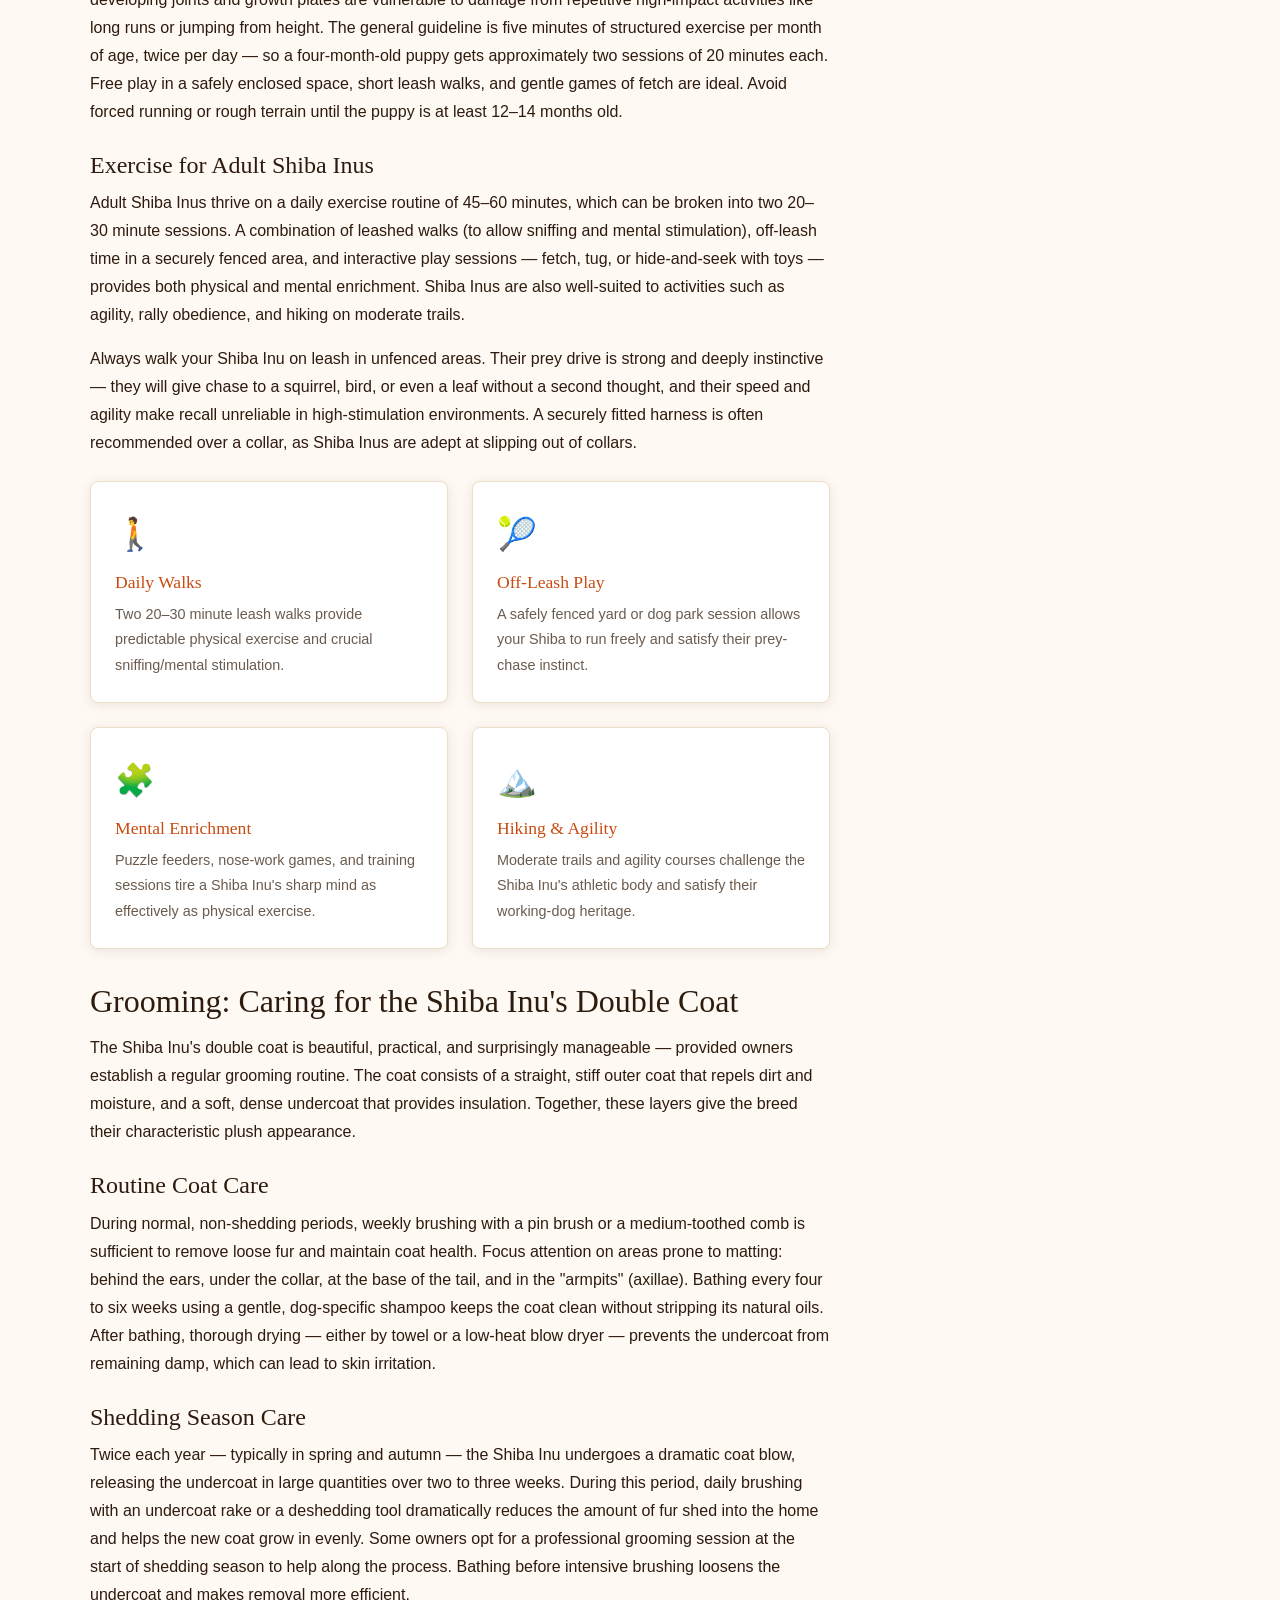
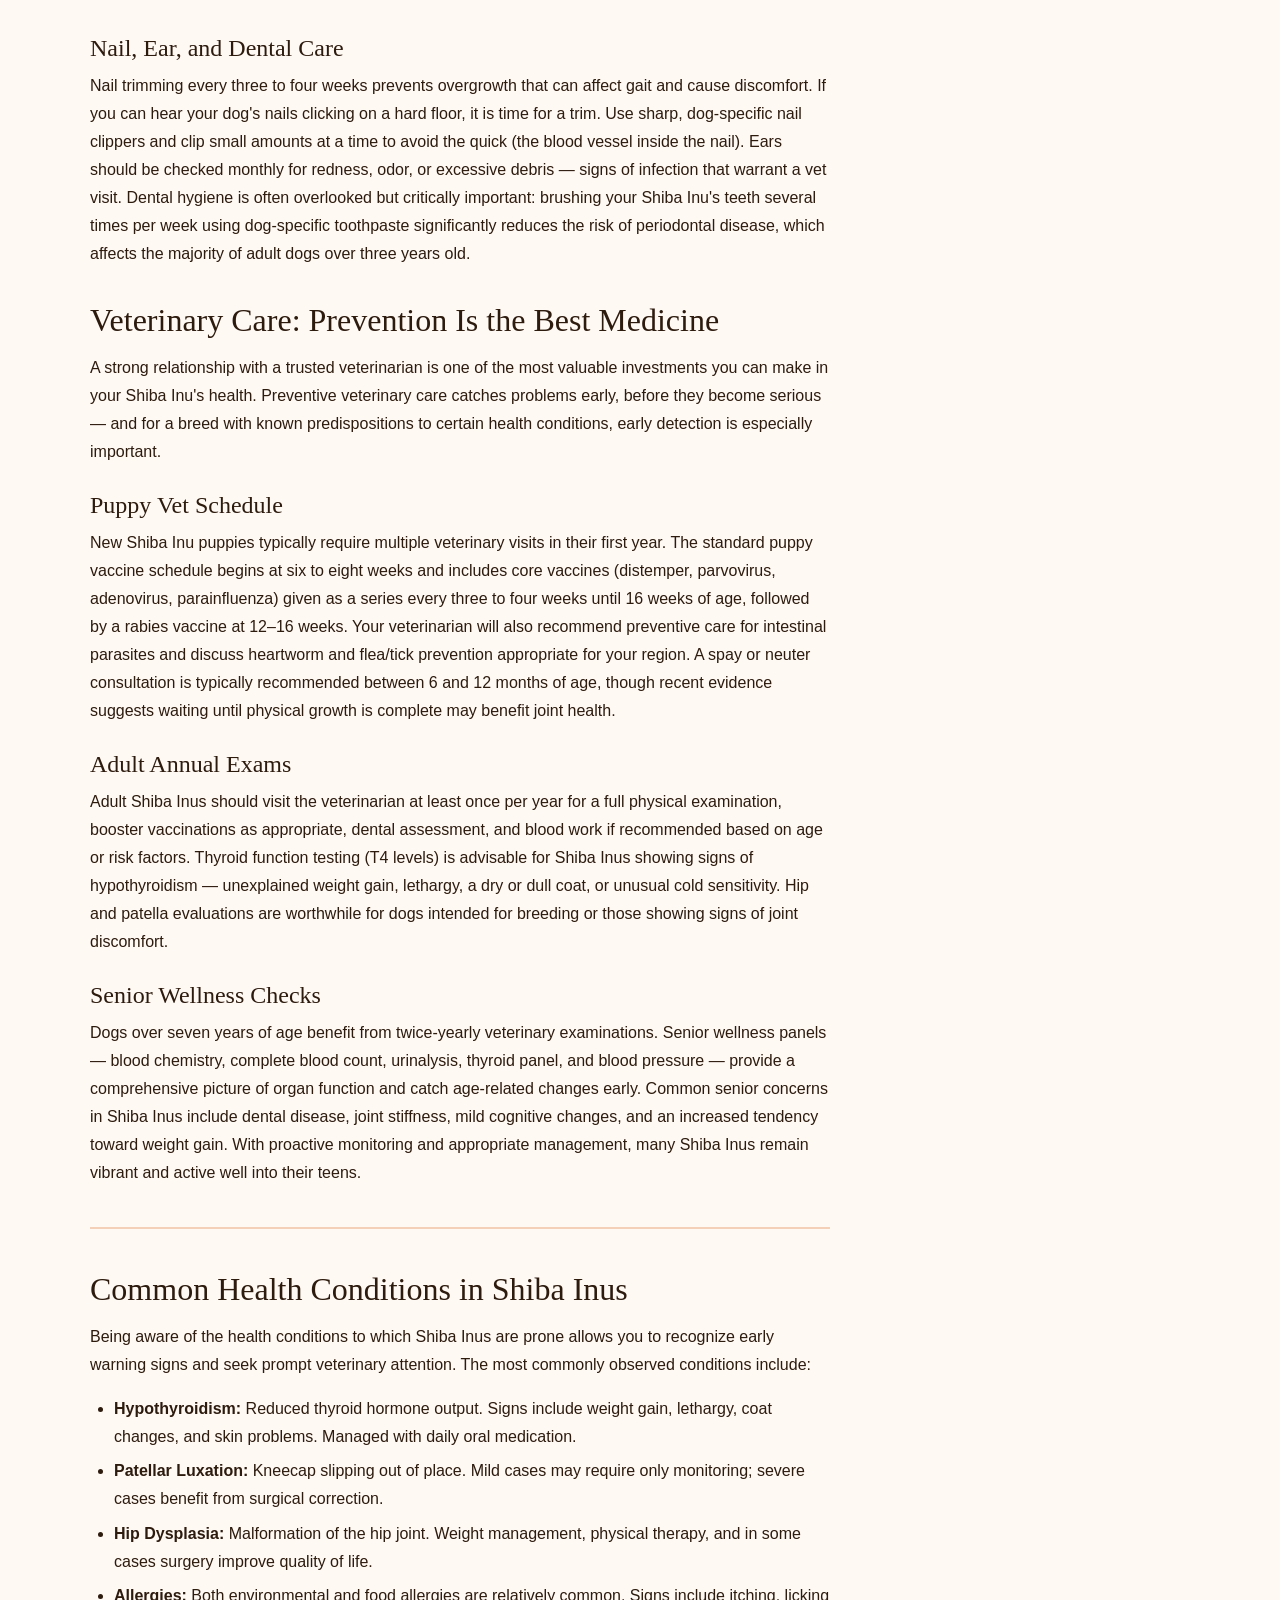
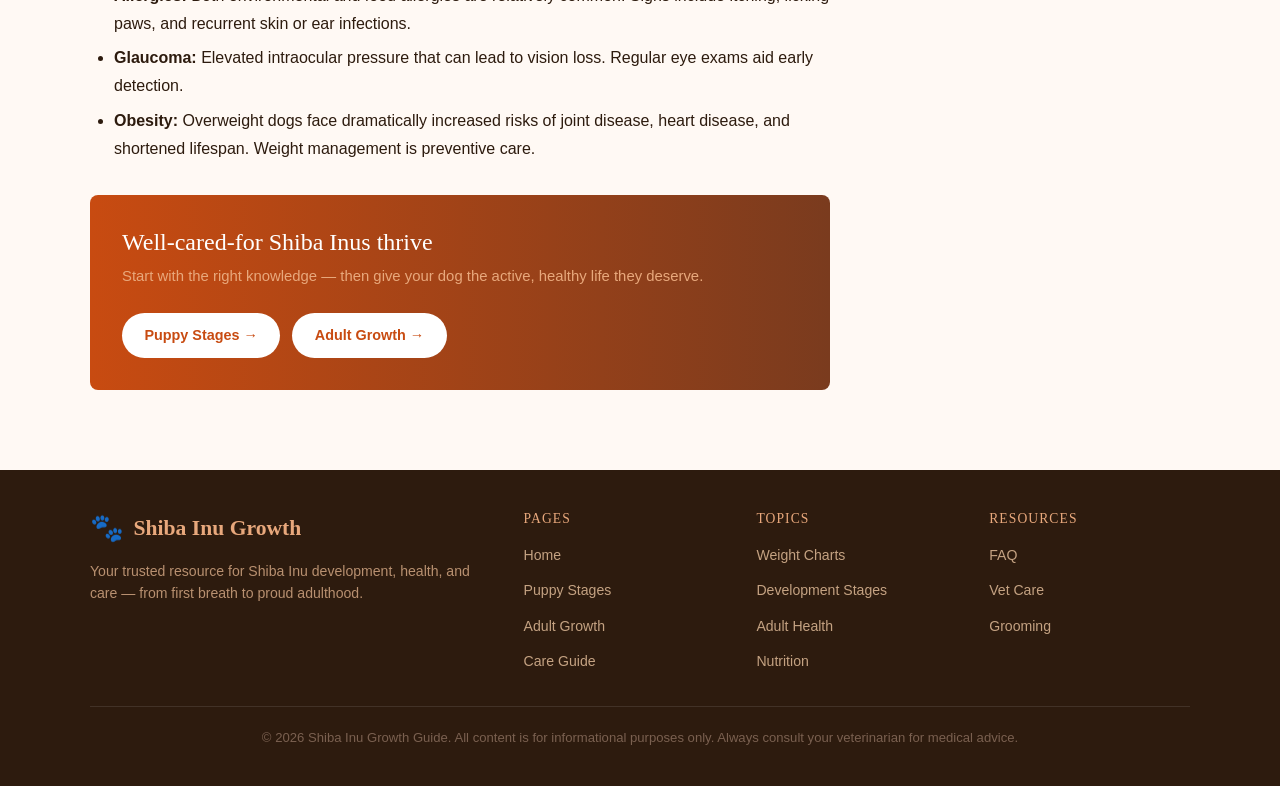
<file: care.html>
<!DOCTYPE html>
<html lang="en">
<head>
  <meta charset="UTF-8">
  <meta http-equiv="x-ua-compatible" content="ie=edge">
  <meta name="viewport" content="width=device-width, initial-scale=1, shrink-to-fit=no">
  <title>Shiba Inu Care Guide — Nutrition, Exercise, Grooming &amp; Vet Care</title>
  <meta name="description" content="A comprehensive Shiba Inu care guide covering nutrition by life stage, exercise needs, grooming routines, preventive veterinary care, and tips for raising a healthy, happy dog.">
  <meta name="keywords" content="Shiba Inu care, Shiba Inu nutrition, Shiba Inu exercise, Shiba Inu grooming, Shiba Inu vet care, Shiba Inu health">
  <meta property="og:title" content="Shiba Inu Care Guide">
  <meta property="og:description" content="Everything you need to keep your Shiba Inu healthy at every stage of life.">
  <meta property="og:type" content="article">
  <link rel="stylesheet" href="bootstrap.min.css">
  <link rel="stylesheet" href="styles.css">
</head>
<body>

  <!-- ===== HEADER ===== -->
  <header class="site-header">
    <div class="container">
      <div class="header-inner">
        <a href="index.html" class="site-logo">
          <span class="logo-paw">🐾</span> Shiba Inu Growth
        </a>
        <button class="nav-toggle" aria-label="Toggle navigation" onclick="this.closest('.header-inner').querySelector('.site-nav').classList.toggle('open')">
          <span></span><span></span><span></span>
        </button>
        <nav class="site-nav" aria-label="Main navigation">
          <a href="index.html">Home</a>
          <a href="puppy.html">Puppy Stages</a>
          <a href="adult.html">Adult Growth</a>
          <a href="care.html" class="active">Care Guide</a>
        </nav>
      </div>
    </div>
  </header>

  <!-- ===== HERO ===== -->
  <section class="hero">
    <div class="container">
      <span class="hero-badge">Complete Care Guide</span>
      <h1>Shiba Inu Care Guide</h1>
      <p class="hero-sub">
        Nutrition, exercise, grooming, and veterinary care — everything you need to support your Shiba Inu's growth and lifelong wellbeing.
      </p>
    </div>
  </section>

  <!-- ===== BREADCRUMB ===== -->
  <div class="container">
    <nav class="breadcrumb" aria-label="Breadcrumb">
      <a href="index.html">Home</a><span>›</span>
      <a href="care.html">Care Guide</a>
    </nav>
  </div>

  <!-- ===== MAIN CONTENT ===== -->
  <main>
    <div class="container">
      <div class="article-layout">

        <!-- ── LEFT: Article Content ── -->
        <article class="article-content">

          <div class="key-takeaways">
            <h4>🔑 Key Takeaways</h4>
            <ul>
              <li>Puppies need a <strong>high-calorie, puppy-formulated diet</strong> fed three times daily until six months of age.</li>
              <li>Adult Shiba Inus require <strong>45–60 minutes</strong> of exercise per day to maintain healthy weight and muscle tone.</li>
              <li>The double coat requires <strong>weekly brushing</strong> year-round and daily brushing during seasonal shedding periods.</li>
              <li>Annual vet visits — plus additional puppy appointments — are essential for vaccinations and preventive health screening.</li>
            </ul>
          </div>

          <!-- Introduction -->
          <p>
            Raising a healthy Shiba Inu is a deeply rewarding commitment, but it requires informed, consistent care across every stage of the dog's life. From the diet choices you make for your eight-week-old puppy to the exercise routine you establish for your seven-year-old adult, every decision contributes to the dog's overall growth, vitality, and quality of life. This care guide is designed to give you practical, actionable guidance on the four pillars of Shiba Inu wellbeing: nutrition, exercise, grooming, and veterinary care.
          </p>
          <p>
            Because Shiba Inus move through distinct life stages — puppyhood, adolescence, adulthood, and senior years — the right care approach changes as your dog grows. What works perfectly for a three-month-old puppy is not appropriate for a two-year-old adult, and the needs of a ten-year-old senior differ again. The sections below address each pillar of care in the context of these life stages, ensuring that your Shiba Inu receives exactly what it needs at exactly the right time.
          </p>

          <figure>
            <img src="jae-lee-c0VTrbsXtFU-unsplash-1.jpg" alt="Shiba Inu being cared for outdoors">
          </figure>

          <!-- Section 1: Nutrition -->
          <h2 id="nutrition">Nutrition: Feeding Your Shiba Inu at Every Life Stage</h2>
          <p>
            Proper nutrition is the single most impactful factor in a Shiba Inu's growth and long-term health. The right food at the right quantity provides the building blocks for strong bones, lean muscle, a healthy immune system, and optimal cognitive development. Conversely, poor-quality food or overfeeding can lead to stunted growth, obesity, and increased risk of chronic disease.
          </p>

          <h3>Puppy Nutrition (Birth to 12 Months)</h3>
          <p>
            Shiba Inu puppies have dramatically higher nutritional requirements than adults, proportionally speaking. They need elevated levels of protein (at least 22%), healthy fats (at least 8%), and key micronutrients including calcium, phosphorus, and DHA (an omega-3 fatty acid critical for brain and eye development). Choose a high-quality commercial puppy food with a named meat as the first ingredient (e.g., "chicken," "salmon," or "lamb") and AAFCO certification for growth or all life stages.
          </p>
          <p>
            Feeding frequency matters as much as food quality during puppyhood. Until six months of age, offer meals three times per day at consistent times. This steady caloric input supports rapid growth without causing blood sugar spikes and crashes. After six months, transition to twice-daily feeding. Always measure portions accurately using the guidelines on the food packaging as a starting point, then adjust based on your individual puppy's growth rate and body condition.
          </p>

          <h3>Adult Nutrition (1 to 7 Years)</h3>
          <p>
            Once your Shiba Inu reaches 12 months of age, transition gradually from puppy food to a high-quality adult formula over the course of seven to ten days. Adult Shiba Inus require approximately 600–900 calories per day, depending on their size and activity level. A 23 lb male doing moderate daily exercise typically needs around 730–780 calories; a less active female at 17 lbs may need closer to 550–620 calories.
          </p>
          <p>
            The cornerstone of a good adult diet for a Shiba Inu remains high-quality animal protein (at least 18% in dry matter), moderate fat, and limited simple carbohydrates. Many Shiba Inu owners and breeders prefer grain-free or limited-ingredient diets, though the evidence on grain-free diets and heart health in dogs continues to evolve — consult your veterinarian for current guidance. Fresh water must always be freely available.
          </p>

          <h3>Senior Nutrition (7+ Years)</h3>
          <p>
            As Shiba Inus enter their senior years, their metabolism slows, they become less physically active, and their nutritional needs shift once more. Senior dogs often benefit from slightly reduced calories to prevent weight gain, higher-quality protein to maintain muscle mass, and supplements such as glucosamine and chondroitin to support joint health. Omega-3 fatty acids from fish oil can help reduce inflammation associated with aging joints. Your veterinarian can recommend a senior diet or supplement protocol tailored to your dog's specific health profile.
          </p>

          <hr class="section-divider">

          <!-- Section 2: Exercise -->
          <h2 id="exercise">Exercise: Keeping Your Shiba Inu Active and Fit</h2>
          <p>
            The Shiba Inu was bred as a hunting dog in Japan's rugged mountain terrain, and this heritage has left the breed with a natural athleticism, endurance, and strong prey drive that persists to this day. Regular, appropriate exercise is not merely beneficial for a Shiba Inu — it is essential. A Shiba Inu that does not get enough physical activity will find its own outlets, which typically means destructive behavior, excessive vocalization (the famous "Shiba scream"), or attempts to escape the yard.
          </p>

          <h3>Exercise for Puppies</h3>
          <p>
            Puppy exercise requires a thoughtful approach. While puppies seem to have boundless energy, their developing joints and growth plates are vulnerable to damage from repetitive high-impact activities like long runs or jumping from height. The general guideline is five minutes of structured exercise per month of age, twice per day — so a four-month-old puppy gets approximately two sessions of 20 minutes each. Free play in a safely enclosed space, short leash walks, and gentle games of fetch are ideal. Avoid forced running or rough terrain until the puppy is at least 12–14 months old.
          </p>

          <h3>Exercise for Adult Shiba Inus</h3>
          <p>
            Adult Shiba Inus thrive on a daily exercise routine of 45–60 minutes, which can be broken into two 20–30 minute sessions. A combination of leashed walks (to allow sniffing and mental stimulation), off-leash time in a securely fenced area, and interactive play sessions — fetch, tug, or hide-and-seek with toys — provides both physical and mental enrichment. Shiba Inus are also well-suited to activities such as agility, rally obedience, and hiking on moderate trails.
          </p>
          <p>
            Always walk your Shiba Inu on leash in unfenced areas. Their prey drive is strong and deeply instinctive — they will give chase to a squirrel, bird, or even a leaf without a second thought, and their speed and agility make recall unreliable in high-stimulation environments. A securely fitted harness is often recommended over a collar, as Shiba Inus are adept at slipping out of collars.
          </p>

          <div class="card-grid">
            <div class="card">
              <div class="card-icon">🚶</div>
              <h3>Daily Walks</h3>
              <p>Two 20–30 minute leash walks provide predictable physical exercise and crucial sniffing/mental stimulation.</p>
            </div>
            <div class="card">
              <div class="card-icon">🎾</div>
              <h3>Off-Leash Play</h3>
              <p>A safely fenced yard or dog park session allows your Shiba to run freely and satisfy their prey-chase instinct.</p>
            </div>
            <div class="card">
              <div class="card-icon">🧩</div>
              <h3>Mental Enrichment</h3>
              <p>Puzzle feeders, nose-work games, and training sessions tire a Shiba Inu's sharp mind as effectively as physical exercise.</p>
            </div>
            <div class="card">
              <div class="card-icon">🏔️</div>
              <h3>Hiking &amp; Agility</h3>
              <p>Moderate trails and agility courses challenge the Shiba Inu's athletic body and satisfy their working-dog heritage.</p>
            </div>
          </div>

          <!-- Section 3: Grooming -->
          <h2 id="grooming">Grooming: Caring for the Shiba Inu's Double Coat</h2>
          <p>
            The Shiba Inu's double coat is beautiful, practical, and surprisingly manageable — provided owners establish a regular grooming routine. The coat consists of a straight, stiff outer coat that repels dirt and moisture, and a soft, dense undercoat that provides insulation. Together, these layers give the breed their characteristic plush appearance.
          </p>

          <h3>Routine Coat Care</h3>
          <p>
            During normal, non-shedding periods, weekly brushing with a pin brush or a medium-toothed comb is sufficient to remove loose fur and maintain coat health. Focus attention on areas prone to matting: behind the ears, under the collar, at the base of the tail, and in the "armpits" (axillae). Bathing every four to six weeks using a gentle, dog-specific shampoo keeps the coat clean without stripping its natural oils. After bathing, thorough drying — either by towel or a low-heat blow dryer — prevents the undercoat from remaining damp, which can lead to skin irritation.
          </p>

          <h3>Shedding Season Care</h3>
          <p>
            Twice each year — typically in spring and autumn — the Shiba Inu undergoes a dramatic coat blow, releasing the undercoat in large quantities over two to three weeks. During this period, daily brushing with an undercoat rake or a deshedding tool dramatically reduces the amount of fur shed into the home and helps the new coat grow in evenly. Some owners opt for a professional grooming session at the start of shedding season to help along the process. Bathing before intensive brushing loosens the undercoat and makes removal more efficient.
          </p>

          <h3>Nail, Ear, and Dental Care</h3>
          <p>
            Nail trimming every three to four weeks prevents overgrowth that can affect gait and cause discomfort. If you can hear your dog's nails clicking on a hard floor, it is time for a trim. Use sharp, dog-specific nail clippers and clip small amounts at a time to avoid the quick (the blood vessel inside the nail). Ears should be checked monthly for redness, odor, or excessive debris — signs of infection that warrant a vet visit. Dental hygiene is often overlooked but critically important: brushing your Shiba Inu's teeth several times per week using dog-specific toothpaste significantly reduces the risk of periodontal disease, which affects the majority of adult dogs over three years old.
          </p>

          <!-- Section 4: Vet Care -->
          <h2 id="vet">Veterinary Care: Prevention Is the Best Medicine</h2>
          <p>
            A strong relationship with a trusted veterinarian is one of the most valuable investments you can make in your Shiba Inu's health. Preventive veterinary care catches problems early, before they become serious — and for a breed with known predispositions to certain health conditions, early detection is especially important.
          </p>

          <h3>Puppy Vet Schedule</h3>
          <p>
            New Shiba Inu puppies typically require multiple veterinary visits in their first year. The standard puppy vaccine schedule begins at six to eight weeks and includes core vaccines (distemper, parvovirus, adenovirus, parainfluenza) given as a series every three to four weeks until 16 weeks of age, followed by a rabies vaccine at 12–16 weeks. Your veterinarian will also recommend preventive care for intestinal parasites and discuss heartworm and flea/tick prevention appropriate for your region. A spay or neuter consultation is typically recommended between 6 and 12 months of age, though recent evidence suggests waiting until physical growth is complete may benefit joint health.
          </p>

          <h3>Adult Annual Exams</h3>
          <p>
            Adult Shiba Inus should visit the veterinarian at least once per year for a full physical examination, booster vaccinations as appropriate, dental assessment, and blood work if recommended based on age or risk factors. Thyroid function testing (T4 levels) is advisable for Shiba Inus showing signs of hypothyroidism — unexplained weight gain, lethargy, a dry or dull coat, or unusual cold sensitivity. Hip and patella evaluations are worthwhile for dogs intended for breeding or those showing signs of joint discomfort.
          </p>

          <h3>Senior Wellness Checks</h3>
          <p>
            Dogs over seven years of age benefit from twice-yearly veterinary examinations. Senior wellness panels — blood chemistry, complete blood count, urinalysis, thyroid panel, and blood pressure — provide a comprehensive picture of organ function and catch age-related changes early. Common senior concerns in Shiba Inus include dental disease, joint stiffness, mild cognitive changes, and an increased tendency toward weight gain. With proactive monitoring and appropriate management, many Shiba Inus remain vibrant and active well into their teens.
          </p>

          <hr class="section-divider">

          <!-- Common Health Conditions -->
          <h2>Common Health Conditions in Shiba Inus</h2>
          <p>
            Being aware of the health conditions to which Shiba Inus are prone allows you to recognize early warning signs and seek prompt veterinary attention. The most commonly observed conditions include:
          </p>
          <ul>
            <li><strong>Hypothyroidism:</strong> Reduced thyroid hormone output. Signs include weight gain, lethargy, coat changes, and skin problems. Managed with daily oral medication.</li>
            <li><strong>Patellar Luxation:</strong> Kneecap slipping out of place. Mild cases may require only monitoring; severe cases benefit from surgical correction.</li>
            <li><strong>Hip Dysplasia:</strong> Malformation of the hip joint. Weight management, physical therapy, and in some cases surgery improve quality of life.</li>
            <li><strong>Allergies:</strong> Both environmental and food allergies are relatively common. Signs include itching, licking paws, and recurrent skin or ear infections.</li>
            <li><strong>Glaucoma:</strong> Elevated intraocular pressure that can lead to vision loss. Regular eye exams aid early detection.</li>
            <li><strong>Obesity:</strong> Overweight dogs face dramatically increased risks of joint disease, heart disease, and shortened lifespan. Weight management is preventive care.</li>
          </ul>

          <div class="cta-banner">
            <div>
              <h3>Well-cared-for Shiba Inus thrive</h3>
              <p>Start with the right knowledge — then give your dog the active, healthy life they deserve.</p>
            </div>
            <div style="display:flex; gap:.75rem; flex-wrap:wrap;">
              <a href="puppy.html" class="btn btn-light">Puppy Stages →</a>
              <a href="adult.html" class="btn btn-light">Adult Growth →</a>
            </div>
          </div>

        </article>

        <!-- ── RIGHT: Sidebar ── -->
        <aside>
          <div class="sidebar-section">
            <h5>🐾 Quick Navigation</h5>
            <ul style="list-style:none; padding:0; margin:0; font-size:.9rem;">
              <li style="padding:.35rem 0; border-bottom:1px solid #f0e0cc;"><a href="#nutrition">Nutrition</a></li>
              <li style="padding:.35rem 0; border-bottom:1px solid #f0e0cc;"><a href="#exercise">Exercise</a></li>
              <li style="padding:.35rem 0; border-bottom:1px solid #f0e0cc;"><a href="#grooming">Grooming</a></li>
              <li style="padding:.35rem 0; border-bottom:1px solid #f0e0cc;"><a href="#vet">Vet Care</a></li>
              <li style="padding:.35rem 0;"><a href="index.html">← Growth Overview</a></li>
            </ul>
          </div>

          <div class="sidebar-section">
            <h5>📖 Related Articles</h5>
            <div class="sidebar-article">
              <img src="piret-narep-n0K_8oZm1-s-unsplash-1.jpg" alt="Shiba Inu puppy">
              <p><a href="puppy.html">Shiba Inu Puppy Growth Stages</a></p>
            </div>
            <div class="sidebar-article">
              <img src="minh-pham-LTQMgx8tYqM-unsplash-1.jpg" alt="Adult Shiba Inu">
              <p><a href="adult.html">Adult Shiba Inu: Size &amp; Maturity</a></p>
            </div>
            <div class="sidebar-article">
              <img src="jaycee-xie-aH9Uskj8XTU-unsplash-1.jpg" alt="Shiba Inu overview">
              <p><a href="index.html">Shiba Inu Growth — Full Overview</a></p>
            </div>
          </div>

          <div class="sidebar-section" style="background: var(--color-secondary); border-color: var(--color-accent);">
            <h5>📌 Care Tip</h5>
            <p style="font-size:.88rem; color: var(--color-muted); margin:0;">
              Shiba Inus are fastidiously clean dogs — they will actively avoid stepping in puddles and groom themselves after coming inside. Embrace this trait by wiping paws after walks and keeping the home environment tidy. A clean, organized space reduces stress for this orderly breed.
            </p>
          </div>

          <div class="sidebar-section">
            <h5>🗓️ Care at a Glance</h5>
            <ul style="font-size:.85rem; padding-left:1rem; margin:0;">
              <li style="margin-bottom:.4rem;"><strong>Feeding:</strong> 2× daily (adult)</li>
              <li style="margin-bottom:.4rem;"><strong>Exercise:</strong> 45–60 min/day</li>
              <li style="margin-bottom:.4rem;"><strong>Brushing:</strong> Weekly; daily in shed season</li>
              <li style="margin-bottom:.4rem;"><strong>Nail Trim:</strong> Every 3–4 weeks</li>
              <li style="margin-bottom:.4rem;"><strong>Bath:</strong> Every 4–6 weeks</li>
              <li><strong>Vet:</strong> 1× yearly (adult); 2× (senior)</li>
            </ul>
          </div>
        </aside>

      </div><!-- /article-layout -->
    </div><!-- /container -->
  </main>

  <!-- ===== FOOTER ===== -->
  <footer class="site-footer">
    <div class="container">
      <div class="footer-inner">
        <div class="footer-brand">
          <a href="index.html" class="site-logo">
            <span class="logo-paw">🐾</span> Shiba Inu Growth
          </a>
          <p>Your trusted resource for Shiba Inu development, health, and care — from first breath to proud adulthood.</p>
        </div>
        <div class="footer-col">
          <h5>Pages</h5>
          <ul>
            <li><a href="index.html">Home</a></li>
            <li><a href="puppy.html">Puppy Stages</a></li>
            <li><a href="adult.html">Adult Growth</a></li>
            <li><a href="care.html">Care Guide</a></li>
          </ul>
        </div>
        <div class="footer-col">
          <h5>Topics</h5>
          <ul>
            <li><a href="puppy.html#weight-chart">Weight Charts</a></li>
            <li><a href="puppy.html#stages">Development Stages</a></li>
            <li><a href="adult.html#health">Adult Health</a></li>
            <li><a href="care.html#nutrition">Nutrition</a></li>
          </ul>
        </div>
        <div class="footer-col">
          <h5>Resources</h5>
          <ul>
            <li><a href="index.html#faq">FAQ</a></li>
            <li><a href="care.html#vet">Vet Care</a></li>
            <li><a href="adult.html#grooming">Grooming</a></li>
          </ul>
        </div>
      </div>
      <div class="footer-bottom">
        <p>© 2026 Shiba Inu Growth Guide. All content is for informational purposes only. Always consult your veterinarian for medical advice.</p>
      </div>
    </div>
  </footer>

</body>
</html>
</file>
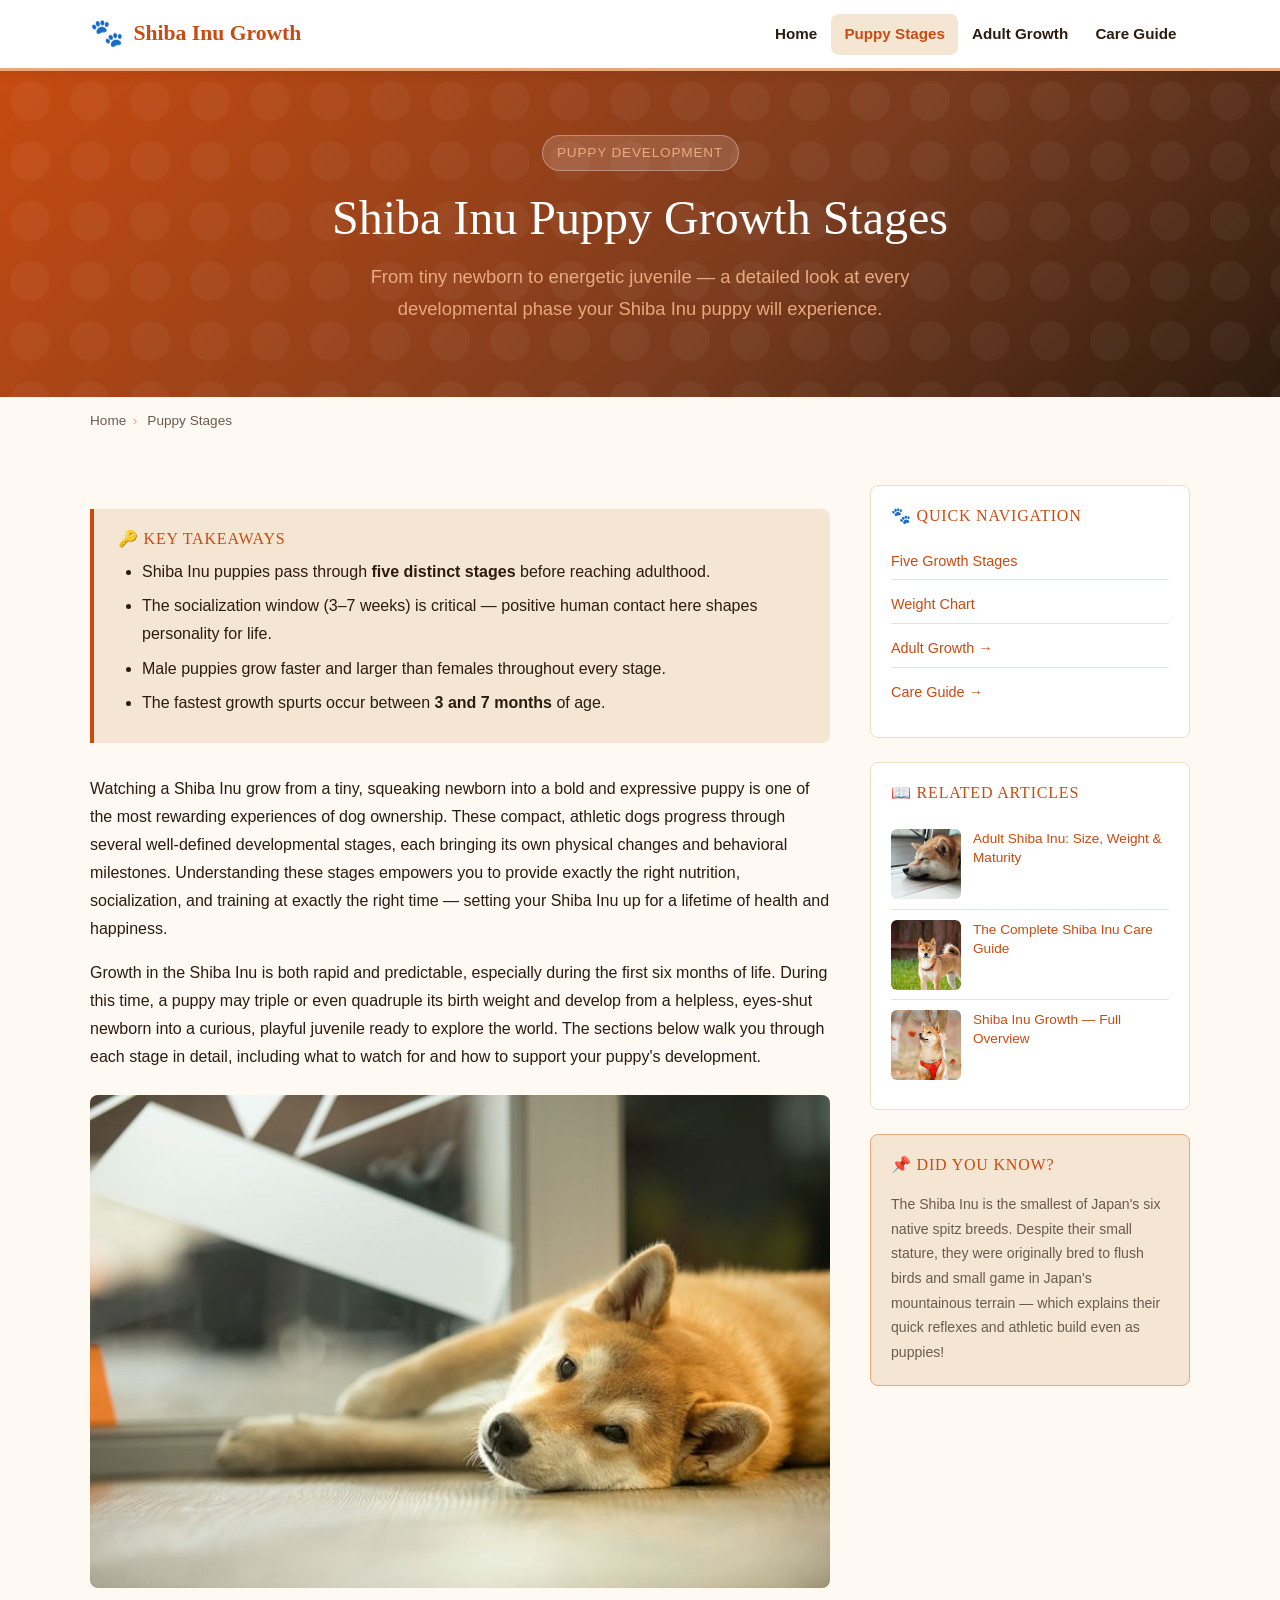
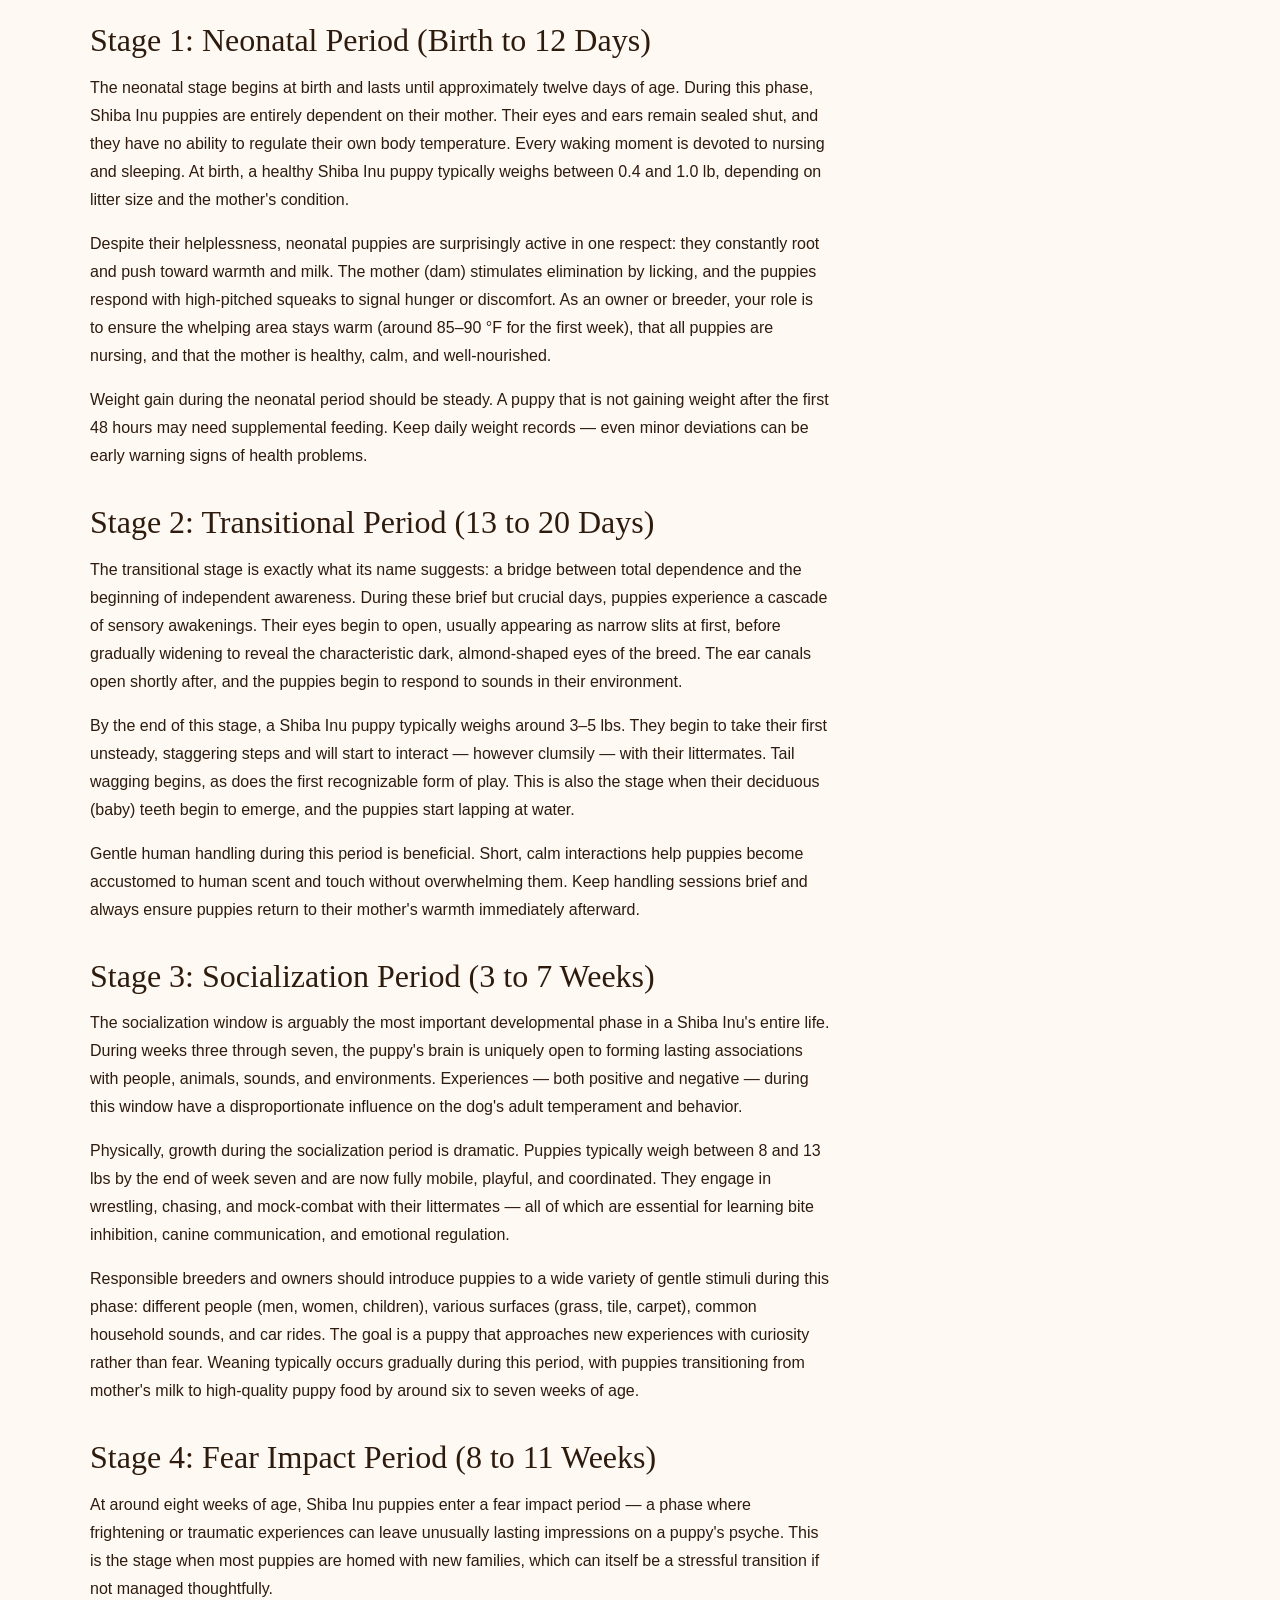
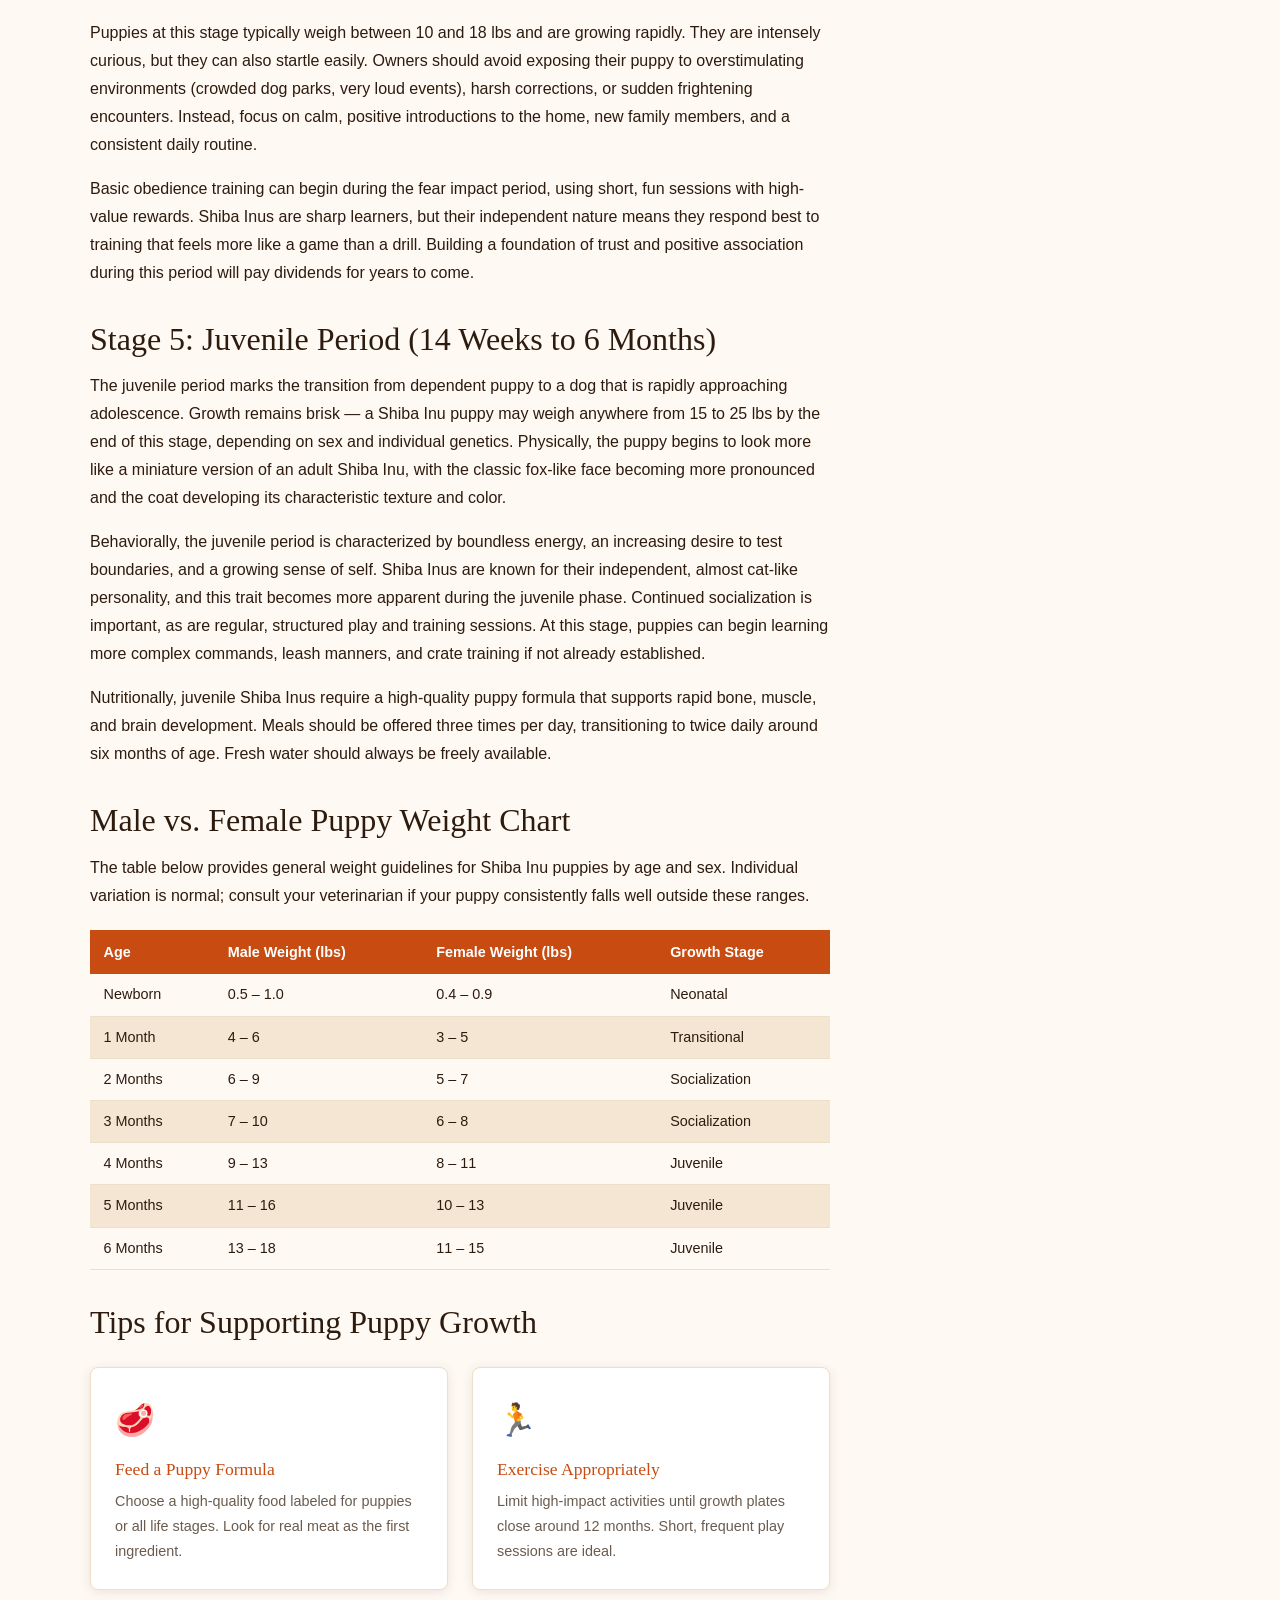
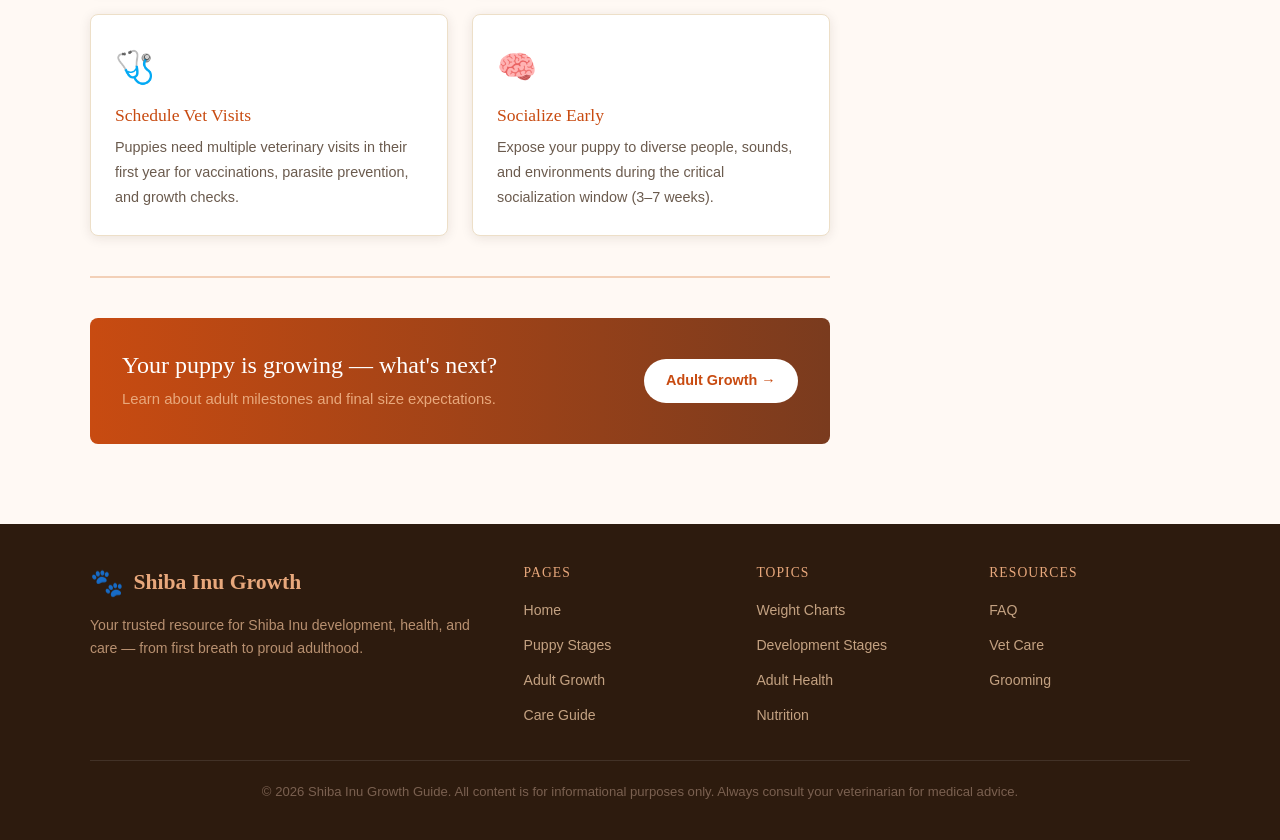
<file: puppy.html>
<!DOCTYPE html>
<html lang="en">
<head>
  <meta charset="UTF-8">
  <meta http-equiv="x-ua-compatible" content="ie=edge">
  <meta name="viewport" content="width=device-width, initial-scale=1, shrink-to-fit=no">
  <title>Shiba Inu Puppy Growth Stages — Week-by-Week Development Guide</title>
  <meta name="description" content="Discover every puppy growth stage of the Shiba Inu — from the neonatal period through the juvenile phase, with weight charts and developmental milestones.">
  <meta name="keywords" content="Shiba Inu puppy growth, Shiba Inu puppy stages, Shiba Inu weight chart, Shiba Inu development milestones">
  <meta property="og:title" content="Shiba Inu Puppy Growth Stages">
  <meta property="og:description" content="Week-by-week growth and development guide for Shiba Inu puppies.">
  <meta property="og:type" content="article">
  <link rel="stylesheet" href="bootstrap.min.css">
  <link rel="stylesheet" href="styles.css">
</head>
<body>

  <!-- ===== HEADER ===== -->
  <header class="site-header">
    <div class="container">
      <div class="header-inner">
        <a href="index.html" class="site-logo">
          <span class="logo-paw">🐾</span> Shiba Inu Growth
        </a>
        <button class="nav-toggle" aria-label="Toggle navigation" onclick="this.closest('.header-inner').querySelector('.site-nav').classList.toggle('open')">
          <span></span><span></span><span></span>
        </button>
        <nav class="site-nav" aria-label="Main navigation">
          <a href="index.html">Home</a>
          <a href="puppy.html" class="active">Puppy Stages</a>
          <a href="adult.html">Adult Growth</a>
          <a href="care.html">Care Guide</a>
        </nav>
      </div>
    </div>
  </header>

  <!-- ===== HERO ===== -->
  <section class="hero">
    <div class="container">
      <span class="hero-badge">Puppy Development</span>
      <h1>Shiba Inu Puppy Growth Stages</h1>
      <p class="hero-sub">
        From tiny newborn to energetic juvenile — a detailed look at every developmental phase your Shiba Inu puppy will experience.
      </p>
    </div>
  </section>

  <!-- ===== BREADCRUMB ===== -->
  <div class="container">
    <nav class="breadcrumb" aria-label="Breadcrumb">
      <a href="index.html">Home</a><span>›</span>
      <a href="puppy.html">Puppy Stages</a>
    </nav>
  </div>

  <!-- ===== MAIN CONTENT ===== -->
  <main>
    <div class="container">
      <div class="article-layout">

        <!-- ── LEFT: Article Content ── -->
        <article class="article-content">

          <div class="key-takeaways">
            <h4>🔑 Key Takeaways</h4>
            <ul>
              <li>Shiba Inu puppies pass through <strong>five distinct stages</strong> before reaching adulthood.</li>
              <li>The socialization window (3–7 weeks) is critical — positive human contact here shapes personality for life.</li>
              <li>Male puppies grow faster and larger than females throughout every stage.</li>
              <li>The fastest growth spurts occur between <strong>3 and 7 months</strong> of age.</li>
            </ul>
          </div>

          <!-- Introduction -->
          <p>
            Watching a Shiba Inu grow from a tiny, squeaking newborn into a bold and expressive puppy is one of the most rewarding experiences of dog ownership. These compact, athletic dogs progress through several well-defined developmental stages, each bringing its own physical changes and behavioral milestones. Understanding these stages empowers you to provide exactly the right nutrition, socialization, and training at exactly the right time — setting your Shiba Inu up for a lifetime of health and happiness.
          </p>
          <p>
            Growth in the Shiba Inu is both rapid and predictable, especially during the first six months of life. During this time, a puppy may triple or even quadruple its birth weight and develop from a helpless, eyes-shut newborn into a curious, playful juvenile ready to explore the world. The sections below walk you through each stage in detail, including what to watch for and how to support your puppy's development.
          </p>

          <figure>
            <img src="piret-narep-n0K_8oZm1-s-unsplash-1.jpg" alt="Shiba Inu puppy in a grassy field">
          </figure>

          <!-- Stage 1 -->
          <h2 id="stages">Stage 1: Neonatal Period (Birth to 12 Days)</h2>
          <p>
            The neonatal stage begins at birth and lasts until approximately twelve days of age. During this phase, Shiba Inu puppies are entirely dependent on their mother. Their eyes and ears remain sealed shut, and they have no ability to regulate their own body temperature. Every waking moment is devoted to nursing and sleeping. At birth, a healthy Shiba Inu puppy typically weighs between 0.4 and 1.0 lb, depending on litter size and the mother's condition.
          </p>
          <p>
            Despite their helplessness, neonatal puppies are surprisingly active in one respect: they constantly root and push toward warmth and milk. The mother (dam) stimulates elimination by licking, and the puppies respond with high-pitched squeaks to signal hunger or discomfort. As an owner or breeder, your role is to ensure the whelping area stays warm (around 85–90 °F for the first week), that all puppies are nursing, and that the mother is healthy, calm, and well-nourished.
          </p>
          <p>
            Weight gain during the neonatal period should be steady. A puppy that is not gaining weight after the first 48 hours may need supplemental feeding. Keep daily weight records — even minor deviations can be early warning signs of health problems.
          </p>

          <!-- Stage 2 -->
          <h2>Stage 2: Transitional Period (13 to 20 Days)</h2>
          <p>
            The transitional stage is exactly what its name suggests: a bridge between total dependence and the beginning of independent awareness. During these brief but crucial days, puppies experience a cascade of sensory awakenings. Their eyes begin to open, usually appearing as narrow slits at first, before gradually widening to reveal the characteristic dark, almond-shaped eyes of the breed. The ear canals open shortly after, and the puppies begin to respond to sounds in their environment.
          </p>
          <p>
            By the end of this stage, a Shiba Inu puppy typically weighs around 3–5 lbs. They begin to take their first unsteady, staggering steps and will start to interact — however clumsily — with their littermates. Tail wagging begins, as does the first recognizable form of play. This is also the stage when their deciduous (baby) teeth begin to emerge, and the puppies start lapping at water.
          </p>
          <p>
            Gentle human handling during this period is beneficial. Short, calm interactions help puppies become accustomed to human scent and touch without overwhelming them. Keep handling sessions brief and always ensure puppies return to their mother's warmth immediately afterward.
          </p>

          <!-- Stage 3 -->
          <h2>Stage 3: Socialization Period (3 to 7 Weeks)</h2>
          <p>
            The socialization window is arguably the most important developmental phase in a Shiba Inu's entire life. During weeks three through seven, the puppy's brain is uniquely open to forming lasting associations with people, animals, sounds, and environments. Experiences — both positive and negative — during this window have a disproportionate influence on the dog's adult temperament and behavior.
          </p>
          <p>
            Physically, growth during the socialization period is dramatic. Puppies typically weigh between 8 and 13 lbs by the end of week seven and are now fully mobile, playful, and coordinated. They engage in wrestling, chasing, and mock-combat with their littermates — all of which are essential for learning bite inhibition, canine communication, and emotional regulation.
          </p>
          <p>
            Responsible breeders and owners should introduce puppies to a wide variety of gentle stimuli during this phase: different people (men, women, children), various surfaces (grass, tile, carpet), common household sounds, and car rides. The goal is a puppy that approaches new experiences with curiosity rather than fear. Weaning typically occurs gradually during this period, with puppies transitioning from mother's milk to high-quality puppy food by around six to seven weeks of age.
          </p>

          <!-- Stage 4 -->
          <h2>Stage 4: Fear Impact Period (8 to 11 Weeks)</h2>
          <p>
            At around eight weeks of age, Shiba Inu puppies enter a fear impact period — a phase where frightening or traumatic experiences can leave unusually lasting impressions on a puppy's psyche. This is the stage when most puppies are homed with new families, which can itself be a stressful transition if not managed thoughtfully.
          </p>
          <p>
            Puppies at this stage typically weigh between 10 and 18 lbs and are growing rapidly. They are intensely curious, but they can also startle easily. Owners should avoid exposing their puppy to overstimulating environments (crowded dog parks, very loud events), harsh corrections, or sudden frightening encounters. Instead, focus on calm, positive introductions to the home, new family members, and a consistent daily routine.
          </p>
          <p>
            Basic obedience training can begin during the fear impact period, using short, fun sessions with high-value rewards. Shiba Inus are sharp learners, but their independent nature means they respond best to training that feels more like a game than a drill. Building a foundation of trust and positive association during this period will pay dividends for years to come.
          </p>

          <!-- Stage 5 -->
          <h2>Stage 5: Juvenile Period (14 Weeks to 6 Months)</h2>
          <p>
            The juvenile period marks the transition from dependent puppy to a dog that is rapidly approaching adolescence. Growth remains brisk — a Shiba Inu puppy may weigh anywhere from 15 to 25 lbs by the end of this stage, depending on sex and individual genetics. Physically, the puppy begins to look more like a miniature version of an adult Shiba Inu, with the classic fox-like face becoming more pronounced and the coat developing its characteristic texture and color.
          </p>
          <p>
            Behaviorally, the juvenile period is characterized by boundless energy, an increasing desire to test boundaries, and a growing sense of self. Shiba Inus are known for their independent, almost cat-like personality, and this trait becomes more apparent during the juvenile phase. Continued socialization is important, as are regular, structured play and training sessions. At this stage, puppies can begin learning more complex commands, leash manners, and crate training if not already established.
          </p>
          <p>
            Nutritionally, juvenile Shiba Inus require a high-quality puppy formula that supports rapid bone, muscle, and brain development. Meals should be offered three times per day, transitioning to twice daily around six months of age. Fresh water should always be freely available.
          </p>

          <!-- Weight Chart -->
          <h2 id="weight-chart">Male vs. Female Puppy Weight Chart</h2>
          <p>
            The table below provides general weight guidelines for Shiba Inu puppies by age and sex. Individual variation is normal; consult your veterinarian if your puppy consistently falls well outside these ranges.
          </p>

          <table class="growth-table">
            <thead>
              <tr>
                <th>Age</th>
                <th>Male Weight (lbs)</th>
                <th>Female Weight (lbs)</th>
                <th>Growth Stage</th>
              </tr>
            </thead>
            <tbody>
              <tr><td>Newborn</td><td>0.5 – 1.0</td><td>0.4 – 0.9</td><td>Neonatal</td></tr>
              <tr><td>1 Month</td><td>4 – 6</td><td>3 – 5</td><td>Transitional</td></tr>
              <tr><td>2 Months</td><td>6 – 9</td><td>5 – 7</td><td>Socialization</td></tr>
              <tr><td>3 Months</td><td>7 – 10</td><td>6 – 8</td><td>Socialization</td></tr>
              <tr><td>4 Months</td><td>9 – 13</td><td>8 – 11</td><td>Juvenile</td></tr>
              <tr><td>5 Months</td><td>11 – 16</td><td>10 – 13</td><td>Juvenile</td></tr>
              <tr><td>6 Months</td><td>13 – 18</td><td>11 – 15</td><td>Juvenile</td></tr>
            </tbody>
          </table>

          <!-- Tips Section -->
          <h2>Tips for Supporting Puppy Growth</h2>
          <div class="card-grid">
            <div class="card">
              <div class="card-icon">🥩</div>
              <h3>Feed a Puppy Formula</h3>
              <p>Choose a high-quality food labeled for puppies or all life stages. Look for real meat as the first ingredient.</p>
            </div>
            <div class="card">
              <div class="card-icon">🏃</div>
              <h3>Exercise Appropriately</h3>
              <p>Limit high-impact activities until growth plates close around 12 months. Short, frequent play sessions are ideal.</p>
            </div>
            <div class="card">
              <div class="card-icon">🩺</div>
              <h3>Schedule Vet Visits</h3>
              <p>Puppies need multiple veterinary visits in their first year for vaccinations, parasite prevention, and growth checks.</p>
            </div>
            <div class="card">
              <div class="card-icon">🧠</div>
              <h3>Socialize Early</h3>
              <p>Expose your puppy to diverse people, sounds, and environments during the critical socialization window (3–7 weeks).</p>
            </div>
          </div>

          <hr class="section-divider">

          <div class="cta-banner">
            <div>
              <h3>Your puppy is growing — what's next?</h3>
              <p>Learn about adult milestones and final size expectations.</p>
            </div>
            <a href="adult.html" class="btn btn-light">Adult Growth →</a>
          </div>

        </article>

        <!-- ── RIGHT: Sidebar ── -->
        <aside>
          <div class="sidebar-section">
            <h5>🐾 Quick Navigation</h5>
            <ul style="list-style:none; padding:0; margin:0; font-size:.9rem;">
              <li style="padding:.35rem 0; border-bottom:1px solid #f0e0cc;"><a href="#stages">Five Growth Stages</a></li>
              <li style="padding:.35rem 0; border-bottom:1px solid #f0e0cc;"><a href="#weight-chart">Weight Chart</a></li>
              <li style="padding:.35rem 0; border-bottom:1px solid #f0e0cc;"><a href="adult.html">Adult Growth →</a></li>
              <li style="padding:.35rem 0;"><a href="care.html">Care Guide →</a></li>
            </ul>
          </div>

          <div class="sidebar-section">
            <h5>📖 Related Articles</h5>
            <div class="sidebar-article">
              <img src="minh-pham-LTQMgx8tYqM-unsplash-1.jpg" alt="Adult Shiba Inu">
              <p><a href="adult.html">Adult Shiba Inu: Size, Weight &amp; Maturity</a></p>
            </div>
            <div class="sidebar-article">
              <img src="jae-lee-c0VTrbsXtFU-unsplash-1.jpg" alt="Shiba Inu care">
              <p><a href="care.html">The Complete Shiba Inu Care Guide</a></p>
            </div>
            <div class="sidebar-article">
              <img src="jaycee-xie-aH9Uskj8XTU-unsplash-1.jpg" alt="Shiba Inu overview">
              <p><a href="index.html">Shiba Inu Growth — Full Overview</a></p>
            </div>
          </div>

          <div class="sidebar-section" style="background: var(--color-secondary); border-color: var(--color-accent);">
            <h5>📌 Did You Know?</h5>
            <p style="font-size:.88rem; color: var(--color-muted); margin:0;">
              The Shiba Inu is the smallest of Japan's six native spitz breeds. Despite their small stature, they were originally bred to flush birds and small game in Japan's mountainous terrain — which explains their quick reflexes and athletic build even as puppies!
            </p>
          </div>
        </aside>

      </div><!-- /article-layout -->
    </div><!-- /container -->
  </main>

  <!-- ===== FOOTER ===== -->
  <footer class="site-footer">
    <div class="container">
      <div class="footer-inner">
        <div class="footer-brand">
          <a href="index.html" class="site-logo">
            <span class="logo-paw">🐾</span> Shiba Inu Growth
          </a>
          <p>Your trusted resource for Shiba Inu development, health, and care — from first breath to proud adulthood.</p>
        </div>
        <div class="footer-col">
          <h5>Pages</h5>
          <ul>
            <li><a href="index.html">Home</a></li>
            <li><a href="puppy.html">Puppy Stages</a></li>
            <li><a href="adult.html">Adult Growth</a></li>
            <li><a href="care.html">Care Guide</a></li>
          </ul>
        </div>
        <div class="footer-col">
          <h5>Topics</h5>
          <ul>
            <li><a href="puppy.html#weight-chart">Weight Charts</a></li>
            <li><a href="puppy.html#stages">Development Stages</a></li>
            <li><a href="adult.html#health">Adult Health</a></li>
            <li><a href="care.html#nutrition">Nutrition</a></li>
          </ul>
        </div>
        <div class="footer-col">
          <h5>Resources</h5>
          <ul>
            <li><a href="index.html#faq">FAQ</a></li>
            <li><a href="care.html#vet">Vet Care</a></li>
            <li><a href="adult.html#grooming">Grooming</a></li>
          </ul>
        </div>
      </div>
      <div class="footer-bottom">
        <p>© 2026 Shiba Inu Growth Guide. All content is for informational purposes only. Always consult your veterinarian for medical advice.</p>
      </div>
    </div>
  </footer>

</body>
</html>
</file>
<file: styles.css>
/* ===== Shiba Inu Growth — Custom Styles ===== */

:root {
  --color-primary:   #c84b11;
  --color-secondary: #f5e6d3;
  --color-dark:      #2d1b0e;
  --color-mid:       #7a3b1e;
  --color-accent:    #e8a87c;
  --color-light:     #fff9f4;
  --color-muted:     #6b5b4e;
  --color-white:     #ffffff;
  --font-heading:    'Georgia', 'Times New Roman', serif;
  --font-body:       'Segoe UI', Arial, sans-serif;
  --radius:          8px;
  --shadow:          0 2px 12px rgba(45,27,14,.10);
  --transition:      .25s ease;
}

/* ── Reset / Base ── */
*, *::before, *::after { box-sizing: border-box; margin: 0; padding: 0; }

html { scroll-behavior: smooth; }

body {
  font-family: var(--font-body);
  font-size: 16px;
  line-height: 1.75;
  color: var(--color-dark);
  background: var(--color-light);
}

img { max-width: 100%; height: auto; display: block; }

a { color: var(--color-primary); text-decoration: none; transition: color var(--transition); }
a:hover { color: var(--color-mid); text-decoration: underline; }

h1, h2, h3, h4, h5 {
  font-family: var(--font-heading);
  color: var(--color-dark);
  line-height: 1.3;
}

h1 { font-size: clamp(1.8rem, 4vw, 2.6rem); margin-bottom: 1rem; }
h2 { font-size: clamp(1.4rem, 3vw, 2rem);   margin: 2rem 0 .75rem; }
h3 { font-size: clamp(1.15rem, 2.5vw, 1.5rem); margin: 1.5rem 0 .5rem; }
h4 { font-size: 1.15rem; margin: 1.25rem 0 .5rem; }
h5 { font-size: 1rem; text-transform: uppercase; letter-spacing: .05em; color: var(--color-primary); }

p  { margin-bottom: 1rem; }
ul, ol { padding-left: 1.5rem; margin-bottom: 1rem; }
li { margin-bottom: .4rem; }

/* ── Container ── */
.container {
  width: 100%;
  max-width: 1140px;
  margin: 0 auto;
  padding: 0 1.25rem;
}

/* ── HEADER ── */
.site-header {
  position: sticky;
  top: 0;
  z-index: 100;
  background: var(--color-white);
  border-bottom: 3px solid var(--color-accent);
  box-shadow: var(--shadow);
}

.header-inner {
  display: flex;
  align-items: center;
  justify-content: space-between;
  padding: .85rem 0;
  gap: 1rem;
}

.site-logo {
  display: flex;
  align-items: center;
  gap: .6rem;
  font-family: var(--font-heading);
  font-size: 1.35rem;
  font-weight: bold;
  color: var(--color-primary);
  text-decoration: none;
}

.site-logo:hover { color: var(--color-mid); text-decoration: none; }

.logo-paw {
  font-size: 1.7rem;
  line-height: 1;
}

.site-nav { display: flex; gap: 0; }

.site-nav a {
  padding: .45rem .85rem;
  font-size: .95rem;
  font-weight: 600;
  color: var(--color-dark);
  border-radius: var(--radius);
  transition: background var(--transition), color var(--transition);
}

.site-nav a:hover,
.site-nav a.active {
  background: var(--color-secondary);
  color: var(--color-primary);
  text-decoration: none;
}

/* hamburger hidden on desktop */
.nav-toggle { display: none; background: none; border: none; cursor: pointer; }
.nav-toggle span { display: block; width: 24px; height: 2px; background: var(--color-dark); margin: 5px 0; border-radius: 2px; transition: var(--transition); }

/* ── HERO ── */
.hero {
  background: linear-gradient(135deg, var(--color-primary) 0%, var(--color-mid) 60%, var(--color-dark) 100%);
  color: var(--color-white);
  padding: 4rem 0 3rem;
  text-align: center;
  position: relative;
  overflow: hidden;
}

.hero::before {
  content: '';
  position: absolute;
  inset: 0;
  background: url("data:image/svg+xml,%3Csvg width='60' height='60' viewBox='0 0 60 60' xmlns='http://www.w3.org/2000/svg'%3E%3Cg fill='%23ffffff' fill-opacity='0.04'%3E%3Ccircle cx='30' cy='30' r='20'/%3E%3C/g%3E%3C/svg%3E");
  pointer-events: none;
}

.hero h1 { color: var(--color-white); font-size: clamp(2rem, 5vw, 3rem); margin-bottom: .75rem; }
.hero .hero-sub {
  font-size: 1.15rem;
  color: var(--color-accent);
  max-width: 640px;
  margin: 0 auto 1.5rem;
}

.hero-badge {
  display: inline-block;
  background: rgba(255,255,255,.15);
  border: 1px solid rgba(255,255,255,.3);
  border-radius: 2rem;
  padding: .3rem .9rem;
  font-size: .85rem;
  letter-spacing: .06em;
  text-transform: uppercase;
  color: var(--color-accent);
  margin-bottom: 1rem;
}

/* ── BREADCRUMB ── */
.breadcrumb {
  padding: .75rem 0;
  font-size: .85rem;
  color: var(--color-muted);
}

.breadcrumb a { color: var(--color-muted); }
.breadcrumb a:hover { color: var(--color-primary); }
.breadcrumb span { margin: 0 .4rem; color: var(--color-accent); }

/* ── KEY-TAKEAWAYS BOX ── */
.key-takeaways {
  background: var(--color-secondary);
  border-left: 4px solid var(--color-primary);
  border-radius: 0 var(--radius) var(--radius) 0;
  padding: 1.25rem 1.5rem;
  margin: 1.5rem 0 2rem;
}

.key-takeaways h4 {
  color: var(--color-primary);
  margin-top: 0;
  font-size: 1rem;
  text-transform: uppercase;
  letter-spacing: .05em;
}

.key-takeaways ul { margin-bottom: 0; }

/* ── ARTICLE LAYOUT ── */
.article-layout {
  display: grid;
  grid-template-columns: 1fr 320px;
  gap: 2.5rem;
  padding: 2.5rem 0 3rem;
}

.article-content figure { margin: 1.5rem 0; }
.article-content figure img { border-radius: var(--radius); width: 100%; }

/* ── SIDEBAR ── */
.sidebar-section {
  background: var(--color-white);
  border: 1px solid #eddfc8;
  border-radius: var(--radius);
  padding: 1.25rem;
  margin-bottom: 1.5rem;
}

.sidebar-section h5 { margin-top: 0; margin-bottom: 1rem; }

.sidebar-article {
  display: flex;
  gap: .75rem;
  padding: .6rem 0;
  border-bottom: 1px solid #f0e0cc;
  align-items: flex-start;
}

.sidebar-article:last-child { border-bottom: none; }

.sidebar-article img {
  width: 70px;
  height: 70px;
  object-fit: cover;
  border-radius: 6px;
  flex-shrink: 0;
}

.sidebar-article p {
  font-size: .85rem;
  margin: 0;
  line-height: 1.4;
}

/* ── WEIGHT TABLE ── */
.growth-table {
  width: 100%;
  border-collapse: collapse;
  margin: 1.25rem 0 1.75rem;
  font-size: .9rem;
}

.growth-table th {
  background: var(--color-primary);
  color: var(--color-white);
  text-align: left;
  padding: .6rem .85rem;
}

.growth-table td { padding: .5rem .85rem; border-bottom: 1px solid #eddfc8; }
.growth-table tr:nth-child(even) td { background: var(--color-secondary); }
.growth-table tr:hover td { background: #fde9d5; }

/* ── CARD GRID ── */
.card-grid {
  display: grid;
  grid-template-columns: repeat(auto-fill, minmax(250px, 1fr));
  gap: 1.5rem;
  margin: 1.5rem 0 2rem;
}

.card {
  background: var(--color-white);
  border: 1px solid #eddfc8;
  border-radius: var(--radius);
  padding: 1.5rem;
  box-shadow: var(--shadow);
  transition: transform var(--transition), box-shadow var(--transition);
}

.card:hover { transform: translateY(-3px); box-shadow: 0 6px 20px rgba(45,27,14,.14); }

.card-icon { font-size: 2rem; margin-bottom: .6rem; }
.card h3  { margin-top: 0; font-size: 1.1rem; color: var(--color-primary); }
.card p   { font-size: .9rem; color: var(--color-muted); margin-bottom: 0; }

/* ── NAV CARDS (homepage links to sub-pages) ── */
.page-nav-grid {
  display: grid;
  grid-template-columns: repeat(auto-fill, minmax(200px, 1fr));
  gap: 1.25rem;
  margin: 2rem 0;
}

.page-nav-card {
  background: var(--color-white);
  border: 2px solid var(--color-accent);
  border-radius: var(--radius);
  padding: 1.5rem 1.25rem;
  text-align: center;
  transition: border-color var(--transition), transform var(--transition), box-shadow var(--transition);
  display: flex;
  flex-direction: column;
  align-items: center;
  gap: .5rem;
}

.page-nav-card:hover {
  border-color: var(--color-primary);
  transform: translateY(-4px);
  box-shadow: 0 8px 22px rgba(200,75,17,.18);
  text-decoration: none;
}

.page-nav-card .card-icon { font-size: 2.5rem; }
.page-nav-card h3  { font-size: 1.05rem; margin: 0; color: var(--color-primary); }
.page-nav-card p   { font-size: .82rem; color: var(--color-muted); margin: 0; }

/* ── SECTION DIVIDER ── */
.section-divider {
  border: none;
  border-top: 2px solid var(--color-accent);
  margin: 2.5rem 0;
  opacity: .5;
}

/* ── FAQ ── */
.faq-item {
  border-bottom: 1px solid #eddfc8;
  padding: 1rem 0;
}

.faq-item h4 {
  color: var(--color-primary);
  margin-bottom: .4rem;
  font-size: 1rem;
}

.faq-item p { margin-bottom: 0; font-size: .93rem; }

/* ── CTA BANNER ── */
.cta-banner {
  background: linear-gradient(90deg, var(--color-primary), var(--color-mid));
  color: var(--color-white);
  border-radius: var(--radius);
  padding: 2rem 2rem;
  display: flex;
  align-items: center;
  justify-content: space-between;
  gap: 1.5rem;
  flex-wrap: wrap;
  margin: 2rem 0;
}

.cta-banner h3 { color: var(--color-white); margin: 0 0 .35rem; }
.cta-banner p  { margin: 0; font-size: .93rem; color: var(--color-accent); }

.btn {
  display: inline-block;
  padding: .6rem 1.4rem;
  border-radius: 2rem;
  font-weight: 700;
  font-size: .9rem;
  cursor: pointer;
  transition: background var(--transition), color var(--transition), transform var(--transition);
  white-space: nowrap;
  text-decoration: none;
}

.btn-light {
  background: var(--color-white);
  color: var(--color-primary);
}

.btn-light:hover {
  background: var(--color-secondary);
  color: var(--color-mid);
  text-decoration: none;
  transform: scale(1.04);
}

/* ── LATEST ARTICLES SECTION ── */
.latest-section {
  padding: 2.5rem 0;
  background: var(--color-secondary);
}

.latest-section h2 { text-align: center; }

.articles-row {
  display: grid;
  grid-template-columns: repeat(auto-fill, minmax(240px, 1fr));
  gap: 1.5rem;
  margin-top: 1.5rem;
}

.article-card {
  background: var(--color-white);
  border-radius: var(--radius);
  overflow: hidden;
  box-shadow: var(--shadow);
  display: flex;
  flex-direction: column;
  transition: transform var(--transition);
}

.article-card:hover { transform: translateY(-4px); }
.article-card img { width: 100%; height: 170px; object-fit: cover; }

.article-card-body { padding: 1rem; flex: 1; display: flex; flex-direction: column; }
.article-card-body h4 { font-size: .95rem; margin: 0 0 .5rem; color: var(--color-dark); }
.article-card-body a { color: var(--color-dark); }
.article-card-body a:hover { color: var(--color-primary); }
.article-tag { font-size: .78rem; text-transform: uppercase; letter-spacing: .05em; color: var(--color-primary); font-weight: 700; margin-top: auto; padding-top: .5rem; }

/* ── FOOTER ── */
.site-footer {
  background: var(--color-dark);
  color: #d4b99a;
  padding: 2.5rem 0 1.25rem;
}

.footer-inner {
  display: grid;
  grid-template-columns: 2fr 1fr 1fr 1fr;
  gap: 2rem;
  padding-bottom: 1.5rem;
  border-bottom: 1px solid rgba(255,255,255,.1);
}

.footer-brand .site-logo { color: var(--color-accent); margin-bottom: .75rem; }
.footer-brand p { font-size: .88rem; color: #b89070; line-height: 1.6; }

.footer-col h5 {
  color: var(--color-accent);
  margin-bottom: .85rem;
  font-size: .85rem;
  letter-spacing: .08em;
}

.footer-col ul { list-style: none; padding: 0; margin: 0; }
.footer-col li { margin-bottom: .45rem; }
.footer-col a { color: #c4a282; font-size: .88rem; }
.footer-col a:hover { color: var(--color-accent); text-decoration: underline; }

.footer-bottom {
  padding-top: 1.25rem;
  text-align: center;
  font-size: .82rem;
  color: #7a6050;
}

/* ── RESPONSIVE ── */
@media (max-width: 991px) {
  .article-layout { grid-template-columns: 1fr; }
  .footer-inner { grid-template-columns: 1fr 1fr; }
}

@media (max-width: 768px) {
  .site-nav { display: none; flex-direction: column; position: absolute; top: 100%; left: 0; right: 0; background: var(--color-white); padding: 1rem; box-shadow: var(--shadow); border-top: 2px solid var(--color-accent); }
  .site-nav.open { display: flex; }
  .nav-toggle { display: block; }
  .header-inner { position: relative; }
  .hero { padding: 2.5rem 0 2rem; }
  .footer-inner { grid-template-columns: 1fr 1fr; }
  .cta-banner { flex-direction: column; text-align: center; }
}

@media (max-width: 540px) {
  .footer-inner { grid-template-columns: 1fr; }
  .card-grid { grid-template-columns: 1fr; }
  .page-nav-grid { grid-template-columns: repeat(2, 1fr); }
}
</file>
